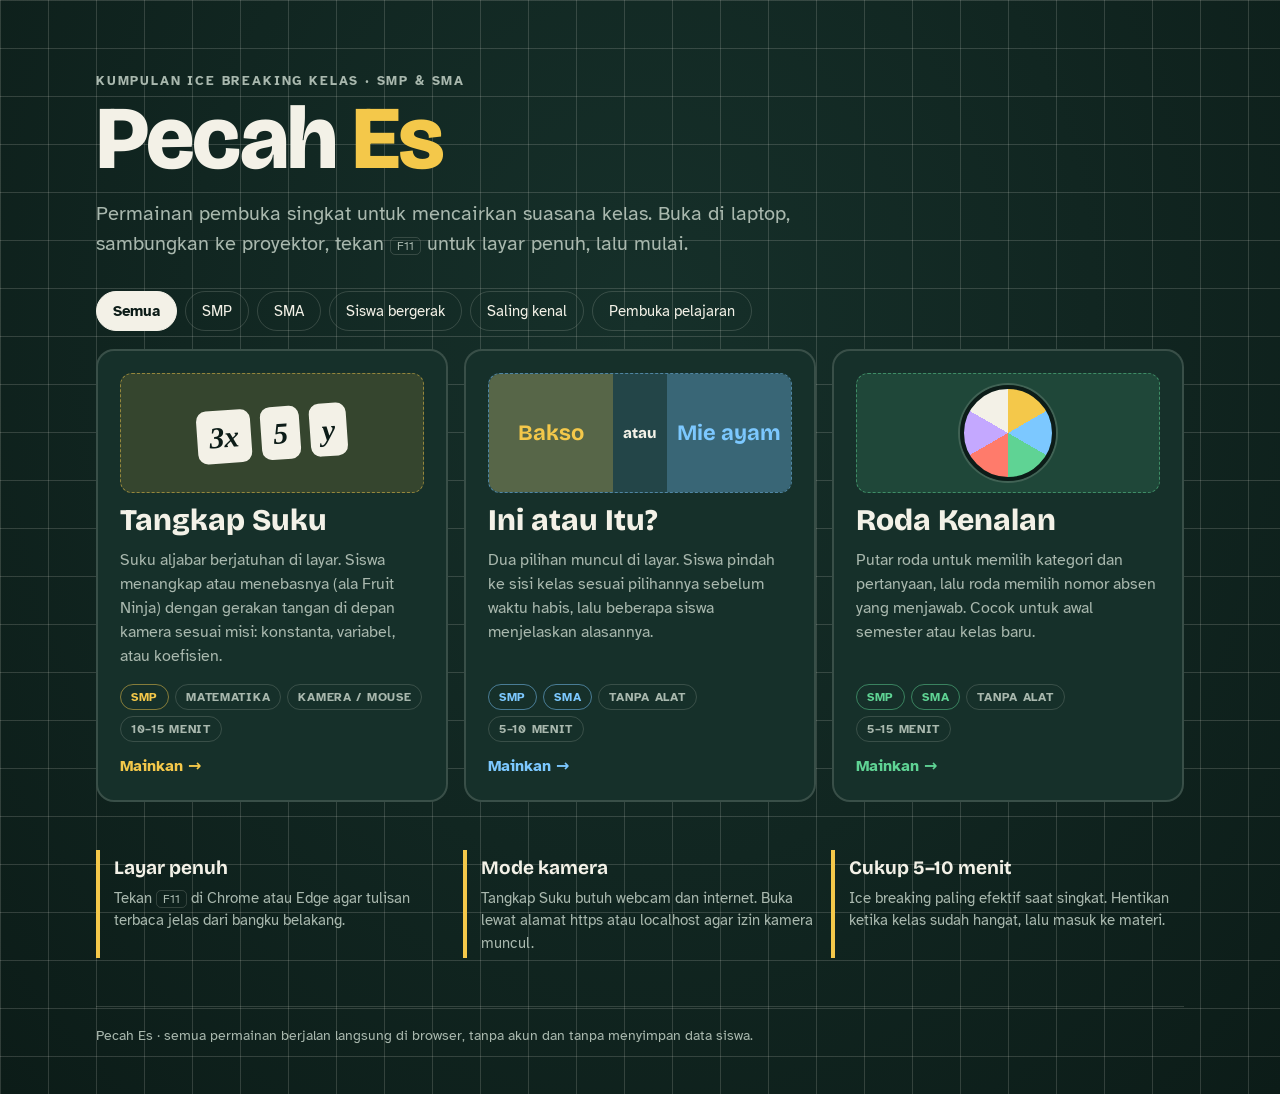
<file: index.html>
<!doctype html>
<html lang="id">
<head>
<meta charset="utf-8">
<meta name="viewport" content="width=device-width,initial-scale=1">
<title>Pecah Es</title>
<meta name="description" content="Kumpulan ice breaking interaktif untuk kelas SMP dan SMA, siap ditampilkan lewat proyektor.">
<link rel="preconnect" href="https://fonts.googleapis.com">
<link rel="preconnect" href="https://fonts.gstatic.com" crossorigin>
<link href="https://fonts.googleapis.com/css2?family=Atkinson+Hyperlegible:wght@400;700&family=Bricolage+Grotesque:opsz,wght@12..96,700;12..96,800&display=swap" rel="stylesheet">
<link rel="stylesheet" href="assets/base.css">
<style>
.wrap{width:min(1120px,100%);margin:0 auto;padding:clamp(28px,6vw,72px) 16px 48px}
header .lead{margin-top:14px}
.filters{display:flex;flex-wrap:wrap;gap:8px;margin:32px 0 18px}
.filters button{background:transparent;border:1px solid var(--line);border-radius:999px;padding:8px 16px;cursor:pointer;font-size:15px}
.filters button[aria-pressed="true"]{background:var(--chalk);color:var(--board-deep);border-color:var(--chalk);font-weight:700}
.grid{display:grid;grid-template-columns:repeat(auto-fill,minmax(min(320px,100%),1fr));gap:16px}
.game{position:relative;display:flex;flex-direction:column;gap:12px;background:var(--board);border:2px solid var(--line);border-radius:18px;padding:22px;text-decoration:none;transition:transform .15s,border-color .15s;min-width:0}
.game:hover{transform:translateY(-3px);border-color:var(--accent)}
.game:focus-visible{border-color:var(--accent)}
.game .art{height:120px;border-radius:12px;display:grid;place-items:center;background:color-mix(in srgb,var(--accent) 14%,transparent);border:1px dashed color-mix(in srgb,var(--accent) 50%,transparent);font-family:var(--f-display);font-weight:800;font-size:44px;color:var(--accent);overflow:hidden}
.game h3{font-size:clamp(24px,2.6vw,30px)}
.game p{color:var(--chalk-dim)}
.tags{display:flex;flex-wrap:wrap;gap:6px;margin-top:auto;padding-top:4px}
.tags span{font-size:12px;letter-spacing:.06em;text-transform:uppercase;font-weight:700;border:1px solid var(--line);border-radius:999px;padding:3px 10px;color:var(--chalk-dim)}
.tags .lvl{color:var(--accent);border-color:color-mix(in srgb,var(--accent) 50%,transparent)}
.play{font-weight:700;color:var(--accent)}
.empty{color:var(--chalk-dim);padding:20px 0}
.tips{display:grid;grid-template-columns:repeat(auto-fit,minmax(min(240px,100%),1fr));gap:14px;margin-top:48px}
.tips div{border-left:4px solid var(--yellow);padding:4px 0 4px 14px}
.tips b{display:block;font-family:var(--f-display);font-size:19px;margin-bottom:4px}
.tips p{color:var(--chalk-dim);font-size:15px}
footer{margin-top:48px;color:var(--chalk-dim);font-size:14px;border-top:1px solid var(--line);padding-top:18px}
/* ilustrasi kecil kartu */
.mini-chips{display:flex;gap:10px;transform:rotate(-4deg)}
.mini-chips i{font-family:'Times New Roman',serif;font-style:italic;background:var(--chalk);color:var(--board-deep);border-radius:10px;padding:4px 12px;font-size:30px}
.mini-vs{display:grid;grid-template-columns:1fr auto 1fr;align-items:center;width:100%;height:100%;font-size:22px}
.mini-vs b{display:grid;place-items:center;height:100%}
.mini-vs b:first-child{background:color-mix(in srgb,var(--yellow) 25%,transparent);color:var(--yellow)}
.mini-vs b:last-child{background:color-mix(in srgb,var(--sky) 25%,transparent);color:var(--sky)}
.mini-vs em{font-style:normal;font-size:15px;color:var(--chalk);padding:0 10px}
.mini-wheel{width:96px;height:96px;border-radius:50%;background:conic-gradient(var(--yellow) 0 60deg,var(--sky) 0 120deg,var(--good) 0 180deg,var(--bad) 0 240deg,var(--lilac) 0 300deg,var(--chalk) 0);border:4px solid var(--board-deep);box-shadow:0 0 0 2px var(--line)}
</style>
</head>
<body class="chalkboard">
<main class="wrap">
  <header>
    <div class="eyebrow">Kumpulan ice breaking kelas · SMP &amp; SMA</div>
    <h1>Pecah <span>Es</span></h1>
    <p class="lead">Permainan pembuka singkat untuk mencairkan suasana kelas. Buka di laptop, sambungkan ke proyektor, tekan <kbd>F11</kbd> untuk layar penuh, lalu mulai.</p>
  </header>

  <div class="filters" role="group" aria-label="Saring permainan">
    <button type="button" data-f="all" aria-pressed="true">Semua</button>
    <button type="button" data-f="smp" aria-pressed="false">SMP</button>
    <button type="button" data-f="sma" aria-pressed="false">SMA</button>
    <button type="button" data-f="gerak" aria-pressed="false">Siswa bergerak</button>
    <button type="button" data-f="ngobrol" aria-pressed="false">Saling kenal</button>
    <button type="button" data-f="pelajaran" aria-pressed="false">Pembuka pelajaran</button>
  </div>

  <section class="grid" id="grid" aria-label="Daftar ice breaking">
    <a class="game" href="games/tangkap-suku.html" data-tags="smp gerak pelajaran" style="--accent:var(--yellow)">
      <div class="art" aria-hidden="true"><div class="mini-chips"><i>3x</i><i>5</i><i>y</i></div></div>
      <h3>Tangkap Suku</h3>
      <p>Suku aljabar berjatuhan di layar. Siswa menangkap atau menebasnya (ala Fruit Ninja) dengan gerakan tangan di depan kamera sesuai misi: konstanta, variabel, atau koefisien.</p>
      <div class="tags"><span class="lvl">SMP</span><span>Matematika</span><span>Kamera / mouse</span><span>10–15 menit</span></div>
      <span class="play">Mainkan →</span>
    </a>
    <a class="game" href="games/ini-atau-itu.html" data-tags="smp sma gerak ngobrol" style="--accent:var(--sky)">
      <div class="art" aria-hidden="true"><div class="mini-vs"><b>Bakso</b><em>atau</em><b>Mie ayam</b></div></div>
      <h3>Ini atau Itu?</h3>
      <p>Dua pilihan muncul di layar. Siswa pindah ke sisi kelas sesuai pilihannya sebelum waktu habis, lalu beberapa siswa menjelaskan alasannya.</p>
      <div class="tags"><span class="lvl">SMP</span><span class="lvl">SMA</span><span>Tanpa alat</span><span>5–10 menit</span></div>
      <span class="play">Mainkan →</span>
    </a>
    <a class="game" href="games/roda-kenalan.html" data-tags="smp sma ngobrol" style="--accent:var(--good)">
      <div class="art" aria-hidden="true"><div class="mini-wheel"></div></div>
      <h3>Roda Kenalan</h3>
      <p>Putar roda untuk memilih kategori dan pertanyaan, lalu roda memilih nomor absen yang menjawab. Cocok untuk awal semester atau kelas baru.</p>
      <div class="tags"><span class="lvl">SMP</span><span class="lvl">SMA</span><span>Tanpa alat</span><span>5–15 menit</span></div>
      <span class="play">Mainkan →</span>
    </a>
  </section>
  <p class="empty" id="empty" hidden>Belum ada permainan untuk pilihan ini.</p>

  <section class="tips" aria-label="Tips memakai di kelas">
    <div><b>Layar penuh</b><p>Tekan <kbd>F11</kbd> di Chrome atau Edge agar tulisan terbaca jelas dari bangku belakang.</p></div>
    <div><b>Mode kamera</b><p>Tangkap Suku butuh webcam dan internet. Buka lewat alamat https atau localhost agar izin kamera muncul.</p></div>
    <div><b>Cukup 5–10 menit</b><p>Ice breaking paling efektif saat singkat. Hentikan ketika kelas sudah hangat, lalu masuk ke materi.</p></div>
  </section>

  <footer>Pecah Es · semua permainan berjalan langsung di browser, tanpa akun dan tanpa menyimpan data siswa.</footer>
</main>
<script>
const btns = document.querySelectorAll('.filters button');
const games = document.querySelectorAll('.game');
btns.forEach(b => b.addEventListener('click', () => {
  btns.forEach(x => x.setAttribute('aria-pressed', x === b));
  const f = b.dataset.f;
  let shown = 0;
  games.forEach(g => {
    const on = f === 'all' || g.dataset.tags.split(' ').includes(f);
    g.hidden = !on; if (on) shown++;
  });
  document.getElementById('empty').hidden = shown > 0;
}));
</script>
</body>
</html>
</file>
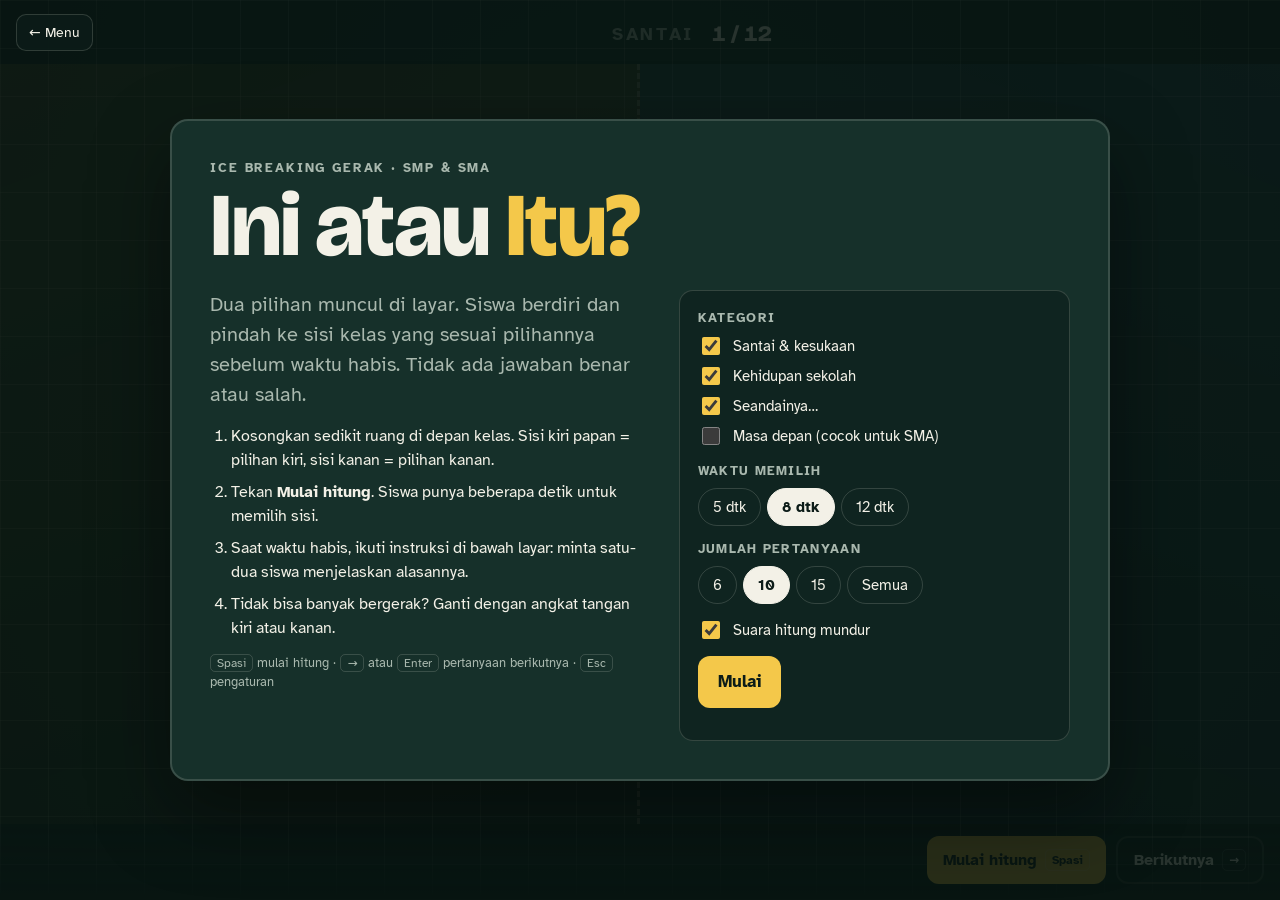
<file: games/ini-atau-itu.html>
<!doctype html>
<html lang="id">
<head>
<meta charset="utf-8">
<meta name="viewport" content="width=device-width,initial-scale=1">
<title>Ini atau Itu</title>
<link rel="preconnect" href="https://fonts.googleapis.com">
<link rel="preconnect" href="https://fonts.gstatic.com" crossorigin>
<link href="https://fonts.googleapis.com/css2?family=Atkinson+Hyperlegible:wght@400;700&family=Bricolage+Grotesque:opsz,wght@12..96,700;12..96,800&display=swap" rel="stylesheet">
<link rel="stylesheet" href="../assets/base.css">
<style>
/* Layout: layar dibelah dua (kiri kuning, kanan biru) mengikuti sisi ruang kelas. Bilah atas: kategori, nomor soal, hitung mundur. Bilah bawah: tombol guru. */
html,body{height:100%}
body{overflow:hidden}
#stage{position:fixed;inset:0;display:grid;grid-template-rows:auto 1fr auto}
.top{display:flex;align-items:center;justify-content:center;gap:18px;padding:14px 16px 10px 120px;min-height:64px}
.top .cat{font-size:clamp(13px,1.4vw,18px);letter-spacing:.14em;text-transform:uppercase;font-weight:700;color:var(--chalk-dim)}
.top .n{font-family:var(--f-display);font-weight:800;font-size:clamp(16px,1.8vw,22px);font-variant-numeric:tabular-nums}
.split{position:relative;display:grid;grid-template-columns:1fr 1fr;min-height:0}
.side{display:flex;flex-direction:column;align-items:center;justify-content:center;gap:clamp(8px,2vh,20px);padding:24px clamp(16px,4vw,64px);text-align:center;transition:opacity .3s,filter .3s;min-width:0}
.side.a{background:linear-gradient(160deg,rgba(244,200,74,.2),rgba(244,200,74,.06));border-right:3px dashed rgba(243,241,231,.3)}
.side.b{background:linear-gradient(200deg,rgba(124,200,255,.2),rgba(124,200,255,.06))}
.side .dir{font-size:clamp(14px,1.6vw,22px);letter-spacing:.16em;text-transform:uppercase;font-weight:700}
.side.a .dir{color:var(--yellow)} .side.b .dir{color:var(--sky)}
.side .opt{font-family:var(--f-display);font-weight:800;font-size:clamp(34px,6.4vw,104px);line-height:1;text-wrap:balance;overflow-wrap:anywhere}
.side .emo{font-size:clamp(48px,8vw,120px);line-height:1}
.vs{position:absolute;left:50%;top:50%;transform:translate(-50%,-50%);width:clamp(84px,11vw,160px);aspect-ratio:1;border-radius:50%;display:grid;place-items:center;background:var(--board-deep);border:3px solid var(--line);text-align:center;font-family:var(--f-display);font-weight:800}
.vs .secs{font-size:clamp(34px,5vw,72px);line-height:1;font-variant-numeric:tabular-nums;color:var(--chalk)}
.vs .word{font-size:clamp(16px,2vw,28px);color:var(--chalk-dim)}
.vs svg{position:absolute;inset:-3px;width:calc(100% + 6px);height:calc(100% + 6px);transform:rotate(-90deg)}
.vs circle{fill:none;stroke:var(--yellow);stroke-width:6;stroke-linecap:round;transition:stroke-dashoffset .2s linear}
#stage.locked .vs{border-color:var(--yellow)}
.bottom{display:flex;align-items:center;justify-content:space-between;gap:12px;flex-wrap:wrap;padding:12px 16px 16px;background:linear-gradient(0deg,var(--board-deep),transparent)}
.prompt{flex:1 1 360px;font-size:clamp(16px,1.9vw,26px);min-height:1.5em;text-wrap:balance}
.prompt b{color:var(--yellow)}
.bottom .btns{flex:none}
.bottom .btn{padding:10px 16px;font-size:16px}

/* layar pengaturan & selesai */
.layer{position:fixed;inset:0;z-index:4;display:flex;align-items:center;justify-content:center;padding:24px 16px;overflow:auto;background:rgba(8,20,17,.86)}
.layer .card{width:min(940px,100%);max-height:100%;overflow:auto}
.cols{display:grid;grid-template-columns:minmax(0,1.1fr) minmax(0,1fr);gap:clamp(20px,3vw,40px);margin-top:18px}
@media (max-width:760px){.cols{grid-template-columns:1fr}}
.howto{display:flex;flex-direction:column;gap:14px}
.howto ol{margin:0;padding-left:1.3em;display:flex;flex-direction:column;gap:8px}
@media (max-width:640px){
  .split{grid-template-columns:1fr;grid-template-rows:1fr 1fr}
  .side.a{border-right:0;border-bottom:3px dashed rgba(243,241,231,.3)}
  .top{padding-left:110px;justify-content:flex-end}
}
</style>
</head>
<body class="chalkboard">
<a class="back" href="../index.html">← Menu</a>
<div id="stage">
  <div class="top"><span class="cat" id="cat">Santai</span><span class="n" id="count">1 / 12</span></div>
  <div class="split">
    <div class="side a"><span class="dir">← Sisi kiri</span><span class="emo" id="emoA" aria-hidden="true"></span><span class="opt" id="optA"></span></div>
    <div class="side b"><span class="dir">Sisi kanan →</span><span class="emo" id="emoB" aria-hidden="true"></span><span class="opt" id="optB"></span></div>
    <div class="vs" aria-live="polite">
      <svg viewBox="0 0 100 100" aria-hidden="true"><circle id="ring" cx="50" cy="50" r="47" pathLength="100" stroke-dasharray="100" stroke-dashoffset="100"/></svg>
      <div><div class="secs" id="secs" hidden>10</div><div class="word" id="word">atau</div></div>
    </div>
  </div>
  <div class="bottom">
    <p class="prompt" id="prompt" aria-live="polite"></p>
    <div class="btns">
      <button class="btn" type="button" id="btnGo">Mulai hitung <kbd>Spasi</kbd></button>
      <button class="btn ghost" type="button" id="btnNext">Berikutnya <kbd>→</kbd></button>
    </div>
  </div>
</div>

<!-- PENGATURAN -->
<div class="layer" id="setup">
  <div class="card">
    <div class="eyebrow">Ice breaking gerak · SMP &amp; SMA</div>
    <h1>Ini atau <span>Itu?</span></h1>
    <div class="cols">
      <div class="howto">
        <p class="lead">Dua pilihan muncul di layar. Siswa berdiri dan pindah ke sisi kelas yang sesuai pilihannya sebelum waktu habis. Tidak ada jawaban benar atau salah.</p>
        <ol>
          <li>Kosongkan sedikit ruang di depan kelas. Sisi kiri papan = pilihan kiri, sisi kanan = pilihan kanan.</li>
          <li>Tekan <b>Mulai hitung</b>. Siswa punya beberapa detik untuk memilih sisi.</li>
          <li>Saat waktu habis, ikuti instruksi di bawah layar: minta satu-dua siswa menjelaskan alasannya.</li>
          <li>Tidak bisa banyak bergerak? Ganti dengan angkat tangan kiri atau kanan.</li>
        </ol>
        <p class="kbd"><kbd>Spasi</kbd> mulai hitung · <kbd>→</kbd> atau <kbd>Enter</kbd> pertanyaan berikutnya · <kbd>Esc</kbd> pengaturan</p>
      </div>
      <form class="settings" id="form">
        <fieldset class="field"><legend>Kategori</legend>
          <div class="checks">
            <label><input type="checkbox" name="cat" value="santai" checked> Santai &amp; kesukaan</label>
            <label><input type="checkbox" name="cat" value="sekolah" checked> Kehidupan sekolah</label>
            <label><input type="checkbox" name="cat" value="andai" checked> Seandainya…</label>
            <label><input type="checkbox" name="cat" value="depan"> Masa depan (cocok untuk SMA)</label>
          </div>
        </fieldset>
        <fieldset class="field"><legend>Waktu memilih</legend>
          <div class="seg">
            <input type="radio" name="dur" id="d5" value="5"><label for="d5">5 dtk</label>
            <input type="radio" name="dur" id="d8" value="8" checked><label for="d8">8 dtk</label>
            <input type="radio" name="dur" id="d12" value="12"><label for="d12">12 dtk</label>
          </div>
        </fieldset>
        <fieldset class="field"><legend>Jumlah pertanyaan</legend>
          <div class="seg">
            <input type="radio" name="len" id="l6" value="6"><label for="l6">6</label>
            <input type="radio" name="len" id="l10" value="10" checked><label for="l10">10</label>
            <input type="radio" name="len" id="l15" value="15"><label for="l15">15</label>
            <input type="radio" name="len" id="l0" value="0"><label for="l0">Semua</label>
          </div>
        </fieldset>
        <div class="checks"><label><input type="checkbox" id="snd" checked> Suara hitung mundur</label></div>
        <div class="btns"><button class="btn" type="submit">Mulai</button></div>
        <p class="kbd" id="err" role="status"></p>
      </form>
    </div>
  </div>
</div>

<!-- SELESAI -->
<div class="layer" id="done" hidden>
  <div class="card">
    <div class="eyebrow">Selesai</div>
    <h2>Kelas sudah <span>hangat!</span></h2>
    <p class="lead" style="margin-top:12px">Pertanyaan penutup: dari semua pilihan tadi, kapan kamu merasa sendirian di satu sisi? Bagaimana rasanya berbeda pilihan dengan teman?</p>
    <div class="btns" style="margin-top:22px">
      <button class="btn" type="button" id="btnAgain">Main lagi</button>
      <button class="btn ghost" type="button" id="btnSetup">Ubah pengaturan</button>
      <a class="btn ghost" href="../index.html">Ke menu utama</a>
    </div>
  </div>
</div>

<script>
const $ = s => document.querySelector(s);
const BANK = {
  santai: { name: 'Santai & kesukaan', q: [
    ['🍜', 'Mie goreng', '🍲', 'Mie kuah'],
    ['🌅', 'Bangun pagi', '🌙', 'Begadang'],
    ['🐱', 'Kucing', '🐶', 'Anjing'],
    ['🏖️', 'Pantai', '⛰️', 'Gunung'],
    ['🎬', 'Nonton film', '🎮', 'Main game'],
    ['🍵', 'Es teh', '🍊', 'Es jeruk'],
    ['🍚', 'Nasi goreng', '🍡', 'Bakso'],
    ['🌧️', 'Hujan', '☀️', 'Cerah'],
    ['🏠', 'Libur di rumah', '🚌', 'Jalan-jalan jauh'],
    ['🎧', 'Dengar musik', '📖', 'Baca cerita'],
    ['🍫', 'Manis', '🌶️', 'Pedas'],
    ['📱', 'Chat', '📞', 'Telepon'],
  ]},
  sekolah: { name: 'Kehidupan sekolah', q: [
    ['👥', 'Kerja kelompok', '🧍', 'Kerja sendiri'],
    ['⬆️', 'Duduk depan', '⬇️', 'Duduk belakang'],
    ['📝', 'Ujian tulis', '🎤', 'Presentasi'],
    ['🔢', 'Matematika', '📚', 'Bahasa'],
    ['☀️', 'Belajar pagi', '🌙', 'Belajar malam'],
    ['⚽', 'Ekskul olahraga', '🎨', 'Ekskul seni'],
    ['🛒', 'Jajan di kantin', '🍱', 'Bawa bekal'],
    ['✍️', 'Catat di buku', '📷', 'Foto papan tulis'],
    ['🧪', 'Praktikum', '🗣️', 'Diskusi'],
    ['🎒', 'Tas ransel', '👜', 'Tas selempang'],
  ]},
  andai: { name: 'Seandainya…', q: [
    ['🕊️', 'Bisa terbang', '👻', 'Bisa menghilang'],
    ['🐾', 'Bicara dengan hewan', '🌏', 'Fasih semua bahasa'],
    ['📵', 'Seminggu tanpa HP', '🍬', 'Seminggu tanpa jajan'],
    ['⏪', 'Kembali ke masa lalu', '⏩', 'Melihat masa depan'],
    ['🌟', 'Terkenal', '💰', 'Kaya diam-diam'],
    ['🤖', 'Punya robot pembantu', '🐉', 'Punya hewan ajaib'],
    ['🧊', 'Selalu kedinginan', '🔥', 'Selalu kepanasan'],
    ['🦸', 'Jadi pahlawan super', '🧙', 'Jadi penyihir'],
    ['🏝️', 'Tinggal di pulau sepi', '🏙️', 'Tinggal di kota ramai'],
  ]},
  depan: { name: 'Masa depan', q: [
    ['🏡', 'Kuliah dekat rumah', '🧳', 'Kuliah di kota lain'],
    ['🏢', 'Kerja kantoran', '🛍️', 'Usaha sendiri'],
    ['🎓', 'Langsung kuliah', '💼', 'Kerja dulu'],
    ['❤️', 'Kerja sesuai minat', '💵', 'Kerja bergaji besar'],
    ['👫', 'Satu sahabat dekat', '🎉', 'Banyak teman'],
    ['🗺️', 'Kerja di luar negeri', '🇮🇩', 'Membangun daerah sendiri'],
    ['🧭', 'Rencana matang', '🎲', 'Ikuti arus'],
    ['🎯', 'Ahli di satu bidang', '🧩', 'Bisa banyak hal'],
  ]},
};
const PROMPTS = [
  'Minta <b>satu siswa dari tiap sisi</b> menjelaskan alasannya dalam satu kalimat.',
  'Sisi yang <b>lebih sedikit</b>: siapa yang mau membela pilihannya?',
  'Tanya satu siswa: <b>apa yang hampir membuatmu pindah sisi?</b>',
  'Ajak siswa <b>menyapa satu teman</b> di sisinya yang jarang diajak ngobrol.',
  'Pilih satu siswa yang tadi <b>paling cepat</b> memilih. Kenapa begitu yakin?',
  'Minta tiap sisi menyebut <b>satu kelebihan pilihan sisi lawan</b>.',
];

let deck = [], i = 0, dur = 8, t = 0, timer = null, soundOn = true, ctx = null;
const shuffle = a => { for (let k = a.length - 1; k > 0; k--){ const j = Math.floor(Math.random() * (k + 1)); [a[k], a[j]] = [a[j], a[k]]; } return a; };

function beep(f, d = .1, g = .12){
  if (!soundOn) return;
  try {
    ctx = ctx || new (window.AudioContext || window.webkitAudioContext)();
    const o = ctx.createOscillator(), v = ctx.createGain(), n = ctx.currentTime;
    o.type = 'triangle'; o.frequency.value = f;
    v.gain.setValueAtTime(g, n); v.gain.exponentialRampToValueAtTime(.001, n + d);
    o.connect(v).connect(ctx.destination); o.start(n); o.stop(n + d);
  } catch (e) {}
}

function start(){
  const f = $('#form');
  const cats = [...f.querySelectorAll('input[name=cat]:checked')].map(x => x.value);
  if (!cats.length){ $('#err').textContent = 'Pilih minimal satu kategori.'; return; }
  $('#err').textContent = '';
  dur = +f.dur.value; soundOn = $('#snd').checked;
  const all = shuffle(cats.flatMap(c => BANK[c].q.map(q => ({ q, cat: BANK[c].name }))));
  const len = +f.len.value;
  deck = len ? all.slice(0, len) : all;
  i = 0;
  $('#setup').hidden = true; $('#done').hidden = true;
  show();
}
function show(){
  stopTimer();
  const { q, cat } = deck[i];
  $('#emoA').textContent = q[0]; $('#optA').textContent = q[1];
  $('#emoB').textContent = q[2]; $('#optB').textContent = q[3];
  $('#cat').textContent = cat;
  $('#count').textContent = `${i + 1} / ${deck.length}`;
  $('#stage').classList.remove('locked');
  $('#secs').hidden = true; $('#word').hidden = false; $('#word').textContent = 'atau';
  $('#ring').style.strokeDashoffset = 100;
  $('#prompt').innerHTML = 'Bacakan kedua pilihan, lalu tekan <b>Mulai hitung</b>.';
  $('#btnGo').disabled = false;
  $('#btnNext').innerHTML = i === deck.length - 1 ? 'Selesai <kbd>→</kbd>' : 'Berikutnya <kbd>→</kbd>';
}
function go(){
  if (timer || $('#stage').classList.contains('locked')) return;
  t = dur;
  $('#btnGo').disabled = true;
  $('#word').hidden = true; $('#secs').hidden = false; $('#secs').textContent = t;
  $('#prompt').innerHTML = 'Pindah ke sisi pilihanmu sekarang!';
  $('#ring').style.strokeDashoffset = 0;
  beep(520);
  timer = setInterval(() => {
    t--;
    $('#ring').style.strokeDashoffset = 100 - (t / dur) * 100;
    if (t > 0){ $('#secs').textContent = t; if (t <= 3) beep(660); return; }
    stopTimer();
    beep(880, .35, .15);
    $('#stage').classList.add('locked');
    $('#secs').hidden = true; $('#word').hidden = false; $('#word').textContent = 'Kunci!';
    $('#prompt').innerHTML = PROMPTS[i % PROMPTS.length];
  }, 1000);
}
function stopTimer(){ clearInterval(timer); timer = null; }
function next(){
  if (i < deck.length - 1){ i++; show(); }
  else { stopTimer(); $('#done').hidden = false; }
}
function openSetup(){ stopTimer(); $('#done').hidden = true; $('#setup').hidden = false; }

$('#form').addEventListener('submit', e => { e.preventDefault(); start(); });
$('#btnGo').addEventListener('click', go);
$('#btnNext').addEventListener('click', next);
$('#btnAgain').addEventListener('click', start);
$('#btnSetup').addEventListener('click', openSetup);
addEventListener('keydown', e => {
  const overlay = !$('#setup').hidden || !$('#done').hidden;
  if (e.key === 'Escape'){ openSetup(); return; }
  if (overlay || e.target.closest('a,input')) return;
  if (e.code === 'Space'){ e.preventDefault(); go(); }
  else if (e.key === 'ArrowRight' || e.key === 'Enter'){ e.preventDefault(); next(); }
});
</script>
</body>
</html>
</file>
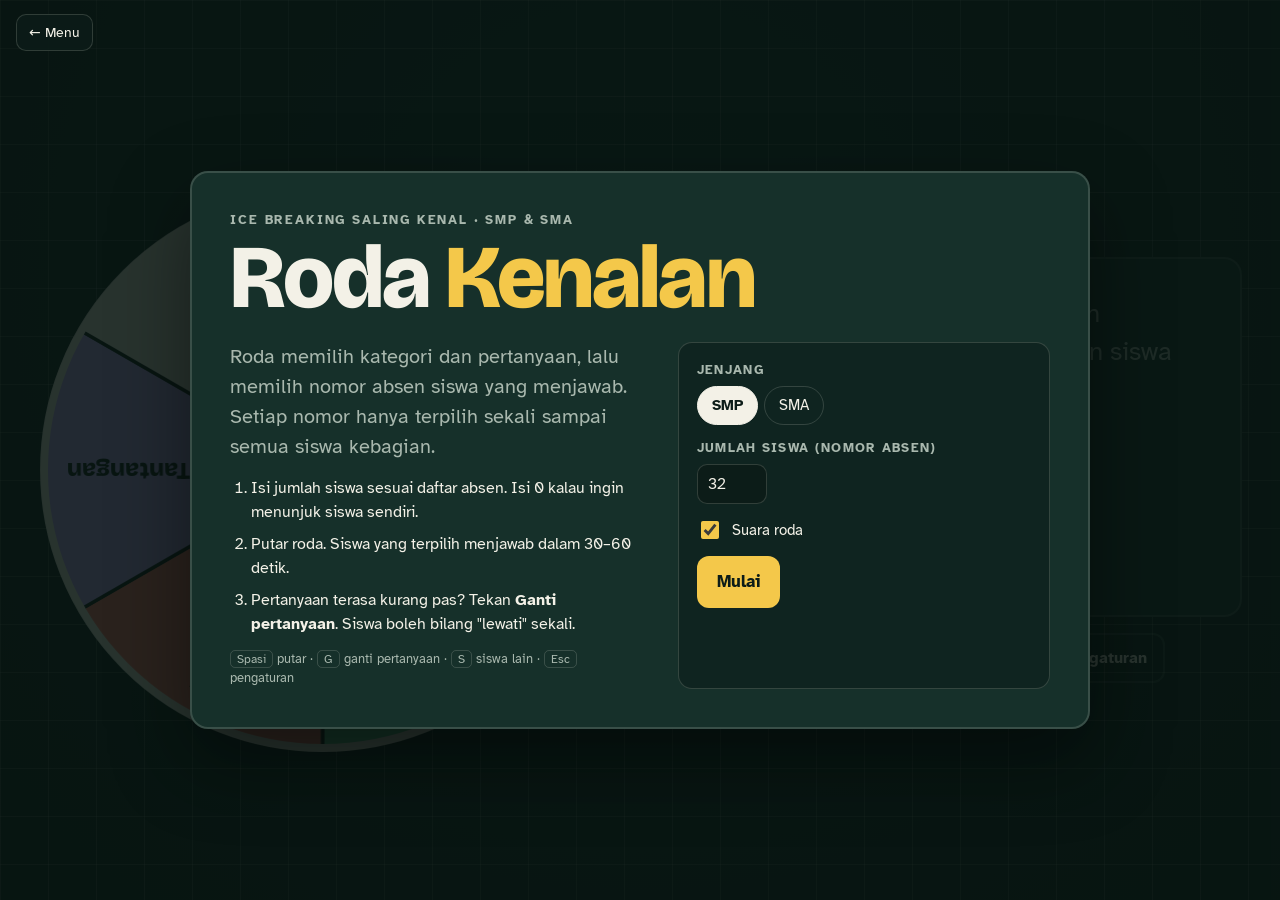
<file: games/roda-kenalan.html>
<!doctype html>
<html lang="id">
<head>
<meta charset="utf-8">
<meta name="viewport" content="width=device-width,initial-scale=1">
<title>Roda Kenalan</title>
<link rel="preconnect" href="https://fonts.googleapis.com">
<link rel="preconnect" href="https://fonts.gstatic.com" crossorigin>
<link href="https://fonts.googleapis.com/css2?family=Atkinson+Hyperlegible:wght@400;700&family=Bricolage+Grotesque:opsz,wght@12..96,700;12..96,800&display=swap" rel="stylesheet">
<link rel="stylesheet" href="../assets/base.css">
<style>
/* Layout: roda besar di kiri, kartu pertanyaan di kanan (bertumpuk di layar sempit). Pengaturan di lapisan pembuka. */
html,body{height:100%}
body{overflow:hidden}
#stage{position:fixed;inset:0;display:grid;grid-template-columns:minmax(0,1fr) minmax(0,1.05fr);gap:clamp(16px,3vw,48px);align-items:center;padding:64px clamp(16px,3vw,48px) 24px}
.wheel-box{position:relative;justify-self:center;width:min(100%,calc(100vh - 110px),640px);aspect-ratio:1}
#wheel{width:100%;height:100%;display:block}
.pointer{position:absolute;left:50%;top:-6px;transform:translateX(-50%);width:0;height:0;border-left:22px solid transparent;border-right:22px solid transparent;border-top:42px solid var(--chalk);filter:drop-shadow(0 4px 6px rgba(0,0,0,.5))}
.hub{position:absolute;left:50%;top:50%;transform:translate(-50%,-50%);width:24%;aspect-ratio:1;border-radius:50%;border:0;background:var(--board-deep);box-shadow:0 0 0 5px var(--chalk);font-family:var(--f-display);font-weight:800;font-size:clamp(16px,2.2vw,30px);cursor:pointer;color:var(--chalk)}
.hub:hover{background:var(--board)}
.hub:disabled{cursor:wait}
.panel{display:flex;flex-direction:column;gap:16px;min-width:0}
.qcard{background:var(--board);border:2px solid var(--line);border-radius:18px;padding:clamp(20px,3vw,36px);min-height:clamp(220px,40vh,420px);display:flex;flex-direction:column;gap:14px;transition:border-color .3s}
.qcard .cat{display:inline-flex;align-self:flex-start;gap:8px;align-items:center;font-size:clamp(13px,1.4vw,17px);letter-spacing:.12em;text-transform:uppercase;font-weight:700;padding:5px 12px;border-radius:999px;background:var(--accent,var(--line));color:var(--board-deep)}
.qcard .q{font-family:var(--f-display);font-weight:800;font-size:clamp(26px,3.4vw,54px);line-height:1.1;text-wrap:balance}
.qcard .idle{font-size:clamp(18px,2vw,26px);color:var(--chalk-dim)}
.who{display:flex;align-items:baseline;gap:14px;margin-top:auto;padding-top:10px;border-top:1px dashed var(--line)}
.who .lbl{font-size:13px;letter-spacing:.12em;text-transform:uppercase;font-weight:700;color:var(--chalk-dim)}
.who .num{font-family:var(--f-display);font-weight:800;font-size:clamp(40px,5.4vw,84px);line-height:1;color:var(--accent,var(--yellow));font-variant-numeric:tabular-nums;white-space:nowrap}
.who .left{font-size:14px;color:var(--chalk-dim);margin-left:auto}
.panel .btn{padding:11px 16px;font-size:16px}
.layer{position:fixed;inset:0;z-index:4;display:flex;align-items:center;justify-content:center;padding:24px 16px;overflow:auto;background:rgba(8,20,17,.86)}
.layer .card{width:min(900px,100%);max-height:100%;overflow:auto}
.cols{display:grid;grid-template-columns:minmax(0,1.1fr) minmax(0,1fr);gap:clamp(20px,3vw,40px);margin-top:18px}
.howto{display:flex;flex-direction:column;gap:14px}
.howto ol{margin:0;padding-left:1.3em;display:flex;flex-direction:column;gap:8px}
@media (max-width:820px){
  body{overflow:auto}
  #stage{position:static;grid-template-columns:1fr;padding-top:60px}
  .wheel-box{width:min(100%,440px)}
  .cols{grid-template-columns:1fr}
}
</style>
</head>
<body class="chalkboard">
<a class="back" href="../index.html">← Menu</a>
<div id="stage">
  <div class="wheel-box">
    <canvas id="wheel" aria-label="Roda kategori pertanyaan" role="img"></canvas>
    <div class="pointer" aria-hidden="true"></div>
    <button class="hub" type="button" id="btnSpin">Putar</button>
  </div>
  <div class="panel">
    <div class="qcard" id="qcard" aria-live="polite">
      <span class="cat" id="qCat" hidden></span>
      <p class="q" id="qText" hidden></p>
      <p class="idle" id="idle">Tekan <b>Putar</b> atau <kbd>Spasi</kbd>. Roda memilih kategori, lalu muncul pertanyaan dan siswa yang menjawab.</p>
      <div class="who" id="who" hidden><span class="lbl">Yang menjawab</span><span class="num" id="whoNum"></span><span class="left" id="whoLeft"></span></div>
    </div>
    <div class="btns">
      <button class="btn ghost" type="button" id="btnSwap" disabled>Ganti pertanyaan <kbd>G</kbd></button>
      <button class="btn ghost" type="button" id="btnWho" disabled>Pilih siswa lain <kbd>S</kbd></button>
      <button class="btn ghost" type="button" id="btnSet">Pengaturan</button>
    </div>
  </div>
</div>

<div class="layer" id="setup">
  <div class="card">
    <div class="eyebrow">Ice breaking saling kenal · SMP &amp; SMA</div>
    <h1>Roda <span>Kenalan</span></h1>
    <div class="cols">
      <div class="howto">
        <p class="lead">Roda memilih kategori dan pertanyaan, lalu memilih nomor absen siswa yang menjawab. Setiap nomor hanya terpilih sekali sampai semua siswa kebagian.</p>
        <ol>
          <li>Isi jumlah siswa sesuai daftar absen. Isi 0 kalau ingin menunjuk siswa sendiri.</li>
          <li>Putar roda. Siswa yang terpilih menjawab dalam 30–60 detik.</li>
          <li>Pertanyaan terasa kurang pas? Tekan <b>Ganti pertanyaan</b>. Siswa boleh bilang "lewati" sekali.</li>
        </ol>
        <p class="kbd"><kbd>Spasi</kbd> putar · <kbd>G</kbd> ganti pertanyaan · <kbd>S</kbd> siswa lain · <kbd>Esc</kbd> pengaturan</p>
      </div>
      <form class="settings" id="form">
        <fieldset class="field"><legend>Jenjang</legend>
          <div class="seg">
            <input type="radio" name="lvl" id="lSmp" value="smp" checked><label for="lSmp">SMP</label>
            <input type="radio" name="lvl" id="lSma" value="sma"><label for="lSma">SMA</label>
          </div>
        </fieldset>
        <fieldset class="field"><legend>Jumlah siswa (nomor absen)</legend>
          <input class="num-in" type="number" id="nStu" min="0" max="60" value="32" aria-label="Jumlah siswa">
        </fieldset>
        <div class="checks"><label><input type="checkbox" id="snd" checked> Suara roda</label></div>
        <div class="btns"><button class="btn" type="submit">Mulai</button></div>
      </form>
    </div>
  </div>
</div>

<script>
const $ = s => document.querySelector(s);
const CATS = [
  { name: 'Kesukaan', col: '#f4c84a', q: [
    'Lagu apa yang paling sering kamu putar akhir-akhir ini?',
    'Makanan apa yang tidak pernah bikin kamu bosan?',
    'Film, serial, atau kartun favoritmu? Kenapa?',
    'Kalau punya waktu luang tiga jam, kamu mau ngapain?',
    'Hobi apa yang paling sering kamu lakukan saat akhir pekan?',
    'Tempat favoritmu di sekolah ini di mana? Kenapa?',
  ]},
  { name: 'Seandainya', col: '#7cc8ff', q: [
    'Kalau bisa punya satu kekuatan super, kamu pilih apa?',
    'Kalau jadi kepala sekolah sehari, apa yang akan kamu ubah?',
    'Kalau bisa makan siang bersama satu tokoh terkenal, siapa?',
    'Kalau bisa langsung menguasai satu keahlian, keahlian apa?',
    'Kalau bisa tinggal setahun di kota mana pun, kamu pilih mana?',
    'Kalau hewan bisa bicara, hewan apa yang paling ingin kamu ajak ngobrol?',
  ]},
  { name: 'Cerita', col: '#5fd394', q: [
    'Ceritakan momen paling lucu yang pernah kamu alami di sekolah.',
    'Hal kecil apa yang bikin kamu senang minggu ini?',
    'Pengalaman liburan apa yang paling kamu ingat?',
    'Apa hal baru yang kamu pelajari bulan ini, di luar pelajaran?',
    'Pernah salah paham yang akhirnya lucu? Ceritakan.',
  ]},
  { name: 'Tentang aku', col: '#ff7b6b', q: [
    'Sebutkan satu hal tentang kamu yang belum banyak diketahui teman sekelas.',
    'Satu kata apa yang paling menggambarkan dirimu? Kenapa?',
    'Apa yang membuatmu bangga pada dirimu tahun ini?',
    'Kebiasaan unik apa yang kamu punya?',
    'Siapa orang yang paling menginspirasimu? Kenapa?',
  ]},
  { name: 'Tantangan', col: '#c4a8ff', q: [
    'Sebutkan tiga hal tentang dirimu dalam 10 detik!',
    'Peragakan hewan favoritmu tanpa suara. Teman sekelas menebak.',
    'Sebut nama dua teman sekelas dan satu hal baik tentang masing-masing.',
    'Ucapkan salam dalam bahasa daerah yang kamu tahu.',
    'Ceritakan harimu kemarin hanya dengan lima kata.',
  ]},
  { name: 'Bebas tanya', col: '#f3f1e7', q: [
    'Kamu boleh mengajukan satu pertanyaan apa saja kepada guru!',
    'Pilih satu teman, lalu ajukan satu pertanyaan kepadanya.',
    'Ajukan satu pertanyaan "ini atau itu" untuk seluruh kelas.',
  ]},
];
const FUTURE = { name: 'Masa depan', col: '#8fe0d0', q: [
  'Kamu ingin jadi apa sepuluh tahun lagi?',
  'Keterampilan apa yang ingin kamu kuasai sebelum lulus?',
  'Kalau membuka usaha, usaha apa yang ingin kamu buat?',
  'Satu target kecil yang ingin kamu capai semester ini?',
  'Tempat mana yang ingin kamu kunjungi sebelum umur 25?',
  'Kalau bisa magang di mana saja selama sebulan, kamu pilih di mana?',
]};

const cv = $('#wheel'), ctx = cv.getContext('2d');
const TAU = Math.PI * 2;
let segs = CATS, rot = 0, spinning = false, current = null, soundOn = true, ac = null;
let students = 0, pool = [], used = {};
const reduceMotion = matchMedia('(prefers-reduced-motion: reduce)').matches;

function size(){
  const r = cv.getBoundingClientRect(), d = Math.min(2, devicePixelRatio || 1);
  cv.width = r.width * d; cv.height = r.height * d;
  draw();
}
function draw(){
  const w = cv.width, R = w / 2 - 6, n = segs.length, seg = TAU / n;
  ctx.clearRect(0, 0, w, w);
  ctx.save(); ctx.translate(w / 2, w / 2); ctx.rotate(rot);
  segs.forEach((s, i) => {
    const a0 = -Math.PI / 2 + i * seg;
    ctx.beginPath(); ctx.moveTo(0, 0); ctx.arc(0, 0, R, a0, a0 + seg); ctx.closePath();
    ctx.fillStyle = s.col; ctx.fill();
    ctx.lineWidth = w * .006; ctx.strokeStyle = '#0c1c18'; ctx.stroke();
    ctx.save(); ctx.rotate(a0 + seg / 2);
    ctx.fillStyle = '#0c1c18'; ctx.textAlign = 'right'; ctx.textBaseline = 'middle';
    ctx.font = `800 ${Math.round(w * .042)}px 'Bricolage Grotesque',system-ui,sans-serif`;
    ctx.fillText(s.name, R - w * .04, 0);
    ctx.restore();
  });
  ctx.beginPath(); ctx.arc(0, 0, R, 0, TAU); ctx.lineWidth = w * .014; ctx.strokeStyle = '#f3f1e7'; ctx.stroke();
  ctx.restore();
}

function tick(){
  if (!soundOn) return;
  try {
    ac = ac || new (window.AudioContext || window.webkitAudioContext)();
    const o = ac.createOscillator(), v = ac.createGain(), t = ac.currentTime;
    o.type = 'square'; o.frequency.value = 1400;
    v.gain.setValueAtTime(.04, t); v.gain.exponentialRampToValueAtTime(.001, t + .03);
    o.connect(v).connect(ac.destination); o.start(t); o.stop(t + .03);
  } catch (e) {}
}

function spin(){
  if (spinning) return;
  spinning = true; $('#btnSpin').disabled = true;
  const n = segs.length, seg = TAU / n, idx = Math.floor(Math.random() * n);
  // segmen idx berada di bawah penunjuk (atas) saat rot ≡ -(idx + .5)·seg (mod 2π)
  const target = ((-(idx + .5) * seg) % TAU + TAU) % TAU;
  const cur = (rot % TAU + TAU) % TAU;
  const jitter = (Math.random() - .5) * seg * .7;
  const from = rot, to = rot + (reduceMotion ? 0 : 5 * TAU) + ((target - cur + TAU) % TAU) + jitter;
  const dur = reduceMotion ? 300 : 4200, t0 = performance.now();
  let lastSeg = Math.floor(((-from % TAU) + TAU) % TAU / seg);
  const step = now => {
    const p = Math.min(1, (now - t0) / dur), e = 1 - Math.pow(1 - p, 4);
    rot = from + (to - from) * e; draw();
    const s = Math.floor(((-rot % TAU) + TAU) % TAU / seg);
    if (s !== lastSeg){ lastSeg = s; tick(); }
    if (p < 1) requestAnimationFrame(step);
    else { spinning = false; $('#btnSpin').disabled = false; land(segs[idx]); }
  };
  requestAnimationFrame(step);
}

function pickQuestion(cat){
  const u = used[cat.name] || (used[cat.name] = []);
  let opts = cat.q.filter(q => !u.includes(q));
  if (!opts.length){ u.length = 0; opts = cat.q.slice(); }
  const q = opts[Math.floor(Math.random() * opts.length)];
  u.push(q);
  return q;
}
function pickStudent(){
  if (!students) return null;
  if (!pool.length) pool = Array.from({ length: students }, (_, k) => k + 1);
  return pool.splice(Math.floor(Math.random() * pool.length), 1)[0];
}
function land(cat){
  current = cat;
  const card = $('#qcard');
  card.style.setProperty('--accent', cat.col); card.style.borderColor = cat.col;
  $('#idle').hidden = true;
  $('#qCat').hidden = false; $('#qCat').textContent = cat.name;
  $('#qText').hidden = false; $('#qText').textContent = pickQuestion(cat);
  showStudent(pickStudent());
  $('#btnSwap').disabled = false; $('#btnWho').disabled = !students;
}
function showStudent(n){
  $('#who').hidden = n === null;
  if (n === null) return;
  $('#whoNum').textContent = 'No. ' + n;
  $('#whoLeft').textContent = pool.length ? `${pool.length} siswa belum kebagian` : 'Semua sudah kebagian, putaran baru dimulai';
}

function start(){
  const lvl = $('#form').lvl.value;
  segs = lvl === 'sma' ? [...CATS.slice(0, 5), FUTURE, CATS[5]] : CATS;
  students = Math.max(0, Math.min(60, Math.floor(+$('#nStu').value || 0)));
  soundOn = $('#snd').checked;
  pool = []; used = {}; current = null;
  $('#idle').hidden = false; $('#qCat').hidden = true; $('#qText').hidden = true; $('#who').hidden = true;
  $('#qcard').style.borderColor = ''; $('#btnSwap').disabled = true; $('#btnWho').disabled = true;
  $('#setup').hidden = true;
  size();
}

$('#form').addEventListener('submit', e => { e.preventDefault(); start(); });
$('#btnSpin').addEventListener('click', spin);
$('#btnSwap').addEventListener('click', () => { if (current) $('#qText').textContent = pickQuestion(current); });
$('#btnWho').addEventListener('click', () => { if (current) showStudent(pickStudent()); });
$('#btnSet').addEventListener('click', () => { $('#setup').hidden = false; });
addEventListener('resize', size);
addEventListener('keydown', e => {
  if (e.key === 'Escape'){ $('#setup').hidden = false; return; }
  if (!$('#setup').hidden || e.target.closest('a,input')) return;
  if (e.code === 'Space' || e.key === 'Enter'){ e.preventDefault(); spin(); }
  else if (e.key === 'g' || e.key === 'G') $('#btnSwap').click();
  else if (e.key === 's' || e.key === 'S') $('#btnWho').click();
});
size();
document.fonts && document.fonts.ready.then(draw);
</script>
</body>
</html>
</file>
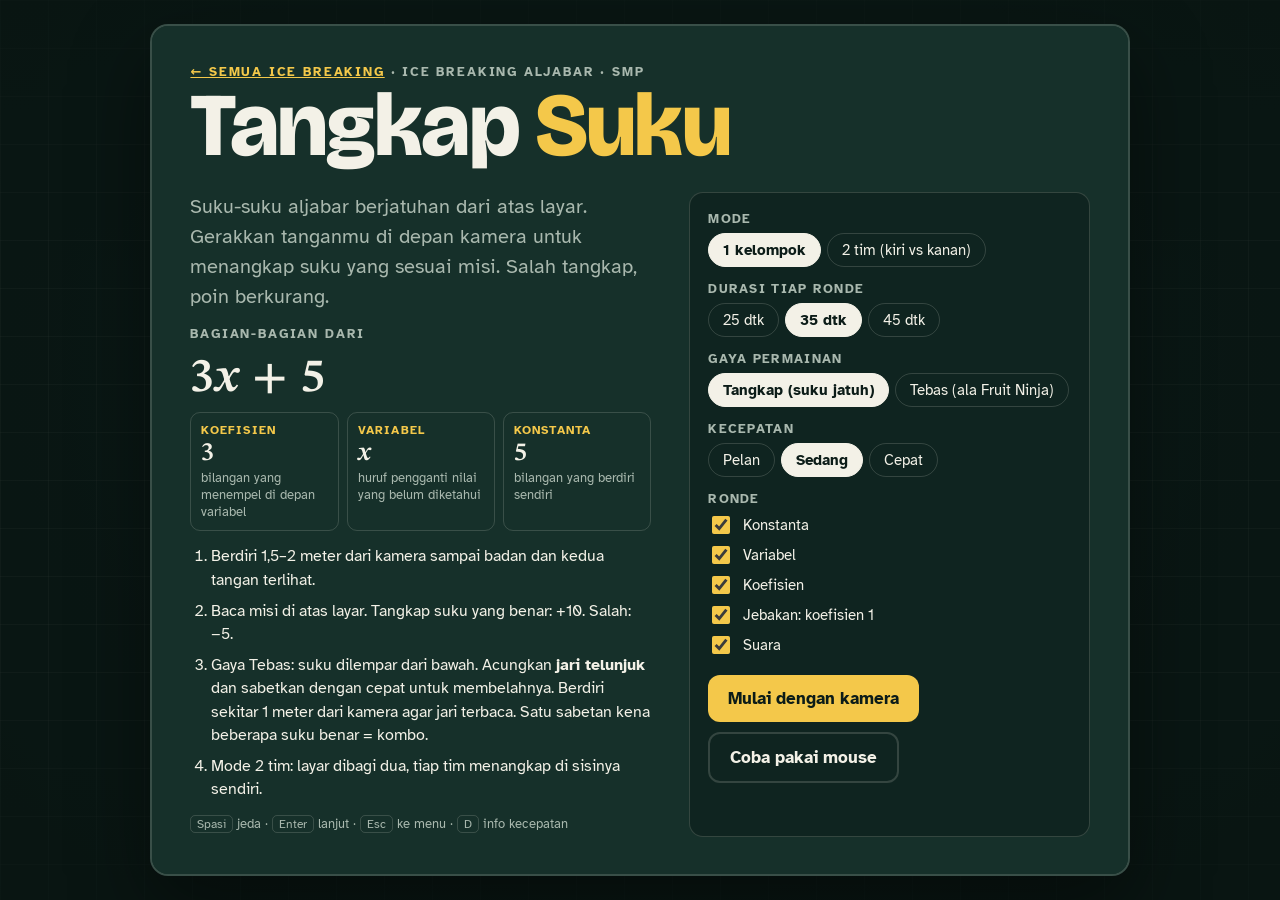
<file: games/tangkap-suku.html>
<!doctype html>
<html lang="id">
<head>
<meta charset="utf-8">
<meta name="viewport" content="width=device-width,initial-scale=1">
<title>Tangkap Suku</title>
<link rel="preconnect" href="https://fonts.googleapis.com">
<link rel="preconnect" href="https://fonts.gstatic.com" crossorigin>
<link href="https://fonts.googleapis.com/css2?family=Atkinson+Hyperlegible:wght@400;700&family=Bricolage+Grotesque:opsz,wght@12..96,700;12..96,800&family=STIX+Two+Text:ital,wght@0,600;1,600&display=swap" rel="stylesheet">
<style>
/* Layout: layar penuh untuk proyektor. Video kamera (dicerminkan) di belakang, kanvas permainan di atasnya, HUD besar di tepi atas, umpan balik di bawah. Tampilan tunggal bertema papan tulis. */
:root{
  --board:#16302a;
  --board-deep:#0c1c18;
  --chalk:#f3f1e7;
  --chalk-dim:#a9b8ae;
  --yellow:#f4c84a;
  --sky:#7cc8ff;
  --good:#5fd394;
  --bad:#ff7b6b;
  --line:rgba(243,241,231,.16);
  --panel:rgba(12,28,24,.92);
  --f-display:'Bricolage Grotesque','Arial Rounded MT Bold',system-ui,sans-serif;
  --f-body:'Atkinson Hyperlegible',system-ui,-apple-system,'Segoe UI',sans-serif;
  --f-math:'STIX Two Text','Cambria Math','Times New Roman',serif;
  color-scheme:dark;
}
*{box-sizing:border-box}
[hidden]{display:none!important}
html,body{height:100%;margin:0}
body{background:var(--board-deep);color:var(--chalk);font-family:var(--f-body);overflow:hidden;font-size:16px}
button,select,input{font:inherit;color:inherit}
:focus-visible{outline:3px solid var(--yellow);outline-offset:3px}
i.v{font-family:var(--f-math);font-style:italic;font-weight:600}
.m{font-family:var(--f-math);font-weight:600}

/* panggung */
#stage{position:fixed;inset:0;background:
  linear-gradient(var(--line) 1px,transparent 1px) 0 0/48px 48px,
  linear-gradient(90deg,var(--line) 1px,transparent 1px) 0 0/48px 48px,
  radial-gradient(ellipse at 50% 40%,var(--board),var(--board-deep));}
#cam{position:absolute;inset:0;width:100%;height:100%;object-fit:cover;transform:scaleX(-1);opacity:.55}
#stage.cam #cam{display:block}
#stage:not(.cam) #cam{display:none}
#shade{position:absolute;inset:0;background:linear-gradient(180deg,rgba(12,28,24,.75),rgba(12,28,24,.15) 30%,rgba(12,28,24,.15) 75%,rgba(12,28,24,.7))}
#cv{position:absolute;inset:0;touch-action:none}

/* HUD */
.hud{position:absolute;left:0;right:0;top:0;display:grid;grid-template-columns:minmax(0,1fr) minmax(0,2.4fr) minmax(0,1fr);gap:16px;align-items:start;padding:16px 20px 0;pointer-events:none}
.score{display:flex;flex-direction:column;gap:2px;min-width:0}
.score.r{align-items:flex-end;text-align:right}
.score .lbl{font-size:clamp(12px,1.5vw,18px);letter-spacing:.12em;text-transform:uppercase;color:var(--chalk-dim);font-weight:700}
.score .num{font-family:var(--f-display);font-weight:800;font-size:clamp(34px,6vw,84px);line-height:1;font-variant-numeric:tabular-nums}
.score.l .num{color:var(--yellow)}
.score.r .num{color:var(--sky)}
.mission{justify-self:center;text-align:center;background:var(--panel);border:2px solid var(--yellow);border-radius:14px;padding:10px 22px 12px;max-width:100%}
.mission .kick{font-size:clamp(11px,1.3vw,16px);letter-spacing:.14em;text-transform:uppercase;color:var(--yellow);font-weight:700}
.mission .what{font-family:var(--f-display);font-weight:800;font-size:clamp(22px,3.6vw,52px);line-height:1.05;text-wrap:balance}
.mission .rule{font-size:clamp(13px,1.4vw,19px);color:var(--chalk-dim);margin-top:4px;text-wrap:balance}
.timebar{position:absolute;left:0;right:0;top:0;height:6px;background:rgba(243,241,231,.1)}
.timebar>span{display:block;height:100%;background:var(--yellow);transform-origin:left;transition:transform .2s linear}
.secs{font-family:var(--f-display);font-weight:800;font-variant-numeric:tabular-nums}
.divider{position:absolute;top:0;bottom:0;left:50%;width:0;border-left:3px dashed rgba(243,241,231,.35)}

/* umpan balik */
.toast{position:absolute;left:50%;bottom:28px;transform:translateX(-50%);max-width:min(900px,calc(100% - 32px));background:var(--panel);border-radius:14px;padding:12px 22px;font-size:clamp(17px,2.2vw,30px);text-align:center;border:2px solid var(--line);transition:opacity .25s;pointer-events:none;text-wrap:balance}
.toast.good{border-color:var(--good)}
.toast.bad{border-color:var(--bad)}
.toast .tag{font-weight:700;margin-right:.4em}
.toast.good .tag{color:var(--good)}
.toast.bad .tag{color:var(--bad)}

.ctrls{position:absolute;right:16px;bottom:16px;display:flex;gap:8px}
.ctrls button{background:var(--panel);border:1px solid var(--line);border-radius:10px;padding:8px 12px;font-size:14px;cursor:pointer}
.ctrls button:hover{border-color:var(--chalk-dim)}

/* lapisan layar */
.layer{position:absolute;inset:0;display:flex;align-items:center;justify-content:center;padding:24px 16px;overflow:auto;background:rgba(8,20,17,.78)}
.card{background:var(--board);border:2px solid var(--line);border-radius:18px;padding:clamp(20px,3vw,40px);width:min(980px,100%);max-height:100%;overflow:auto;box-shadow:0 30px 80px rgba(0,0,0,.45)}
h1,h2{font-family:var(--f-display);font-weight:800;margin:0;text-wrap:balance;line-height:1.02}
h1{font-size:clamp(44px,7vw,96px);letter-spacing:-.02em}
h1 span{color:var(--yellow)}
h2{font-size:clamp(28px,4vw,52px)}
.eyebrow{font-size:13px;letter-spacing:.14em;text-transform:uppercase;color:var(--chalk-dim);font-weight:700}
p{line-height:1.5;margin:0}
.lead{font-size:clamp(16px,1.6vw,20px);color:var(--chalk-dim);max-width:60ch}

.menu-grid{display:grid;grid-template-columns:minmax(0,1.15fr) minmax(0,1fr);gap:clamp(20px,3vw,40px);margin-top:20px}
@media (max-width:760px){.menu-grid{grid-template-columns:1fr}}
.howto{display:flex;flex-direction:column;gap:14px}
.howto ol{margin:0;padding-left:1.3em;display:flex;flex-direction:column;gap:8px;line-height:1.45}
.legend{display:grid;grid-template-columns:repeat(3,minmax(0,1fr));gap:8px;margin-top:4px}
.legend div{border:1px solid var(--line);border-radius:10px;padding:10px;min-width:0}
.legend b{display:block;font-size:12px;letter-spacing:.1em;text-transform:uppercase;color:var(--yellow)}
.legend .m{font-size:26px}
.legend small{display:block;color:var(--chalk-dim);font-size:13px;line-height:1.3}
.big-eq{font-size:clamp(34px,4vw,48px);font-family:var(--f-math);font-weight:600;letter-spacing:.02em}

.settings{display:flex;flex-direction:column;gap:14px;background:rgba(12,28,24,.55);border:1px solid var(--line);border-radius:14px;padding:18px}
.field{display:flex;flex-direction:column;gap:6px}
.field>label,.field>span{font-size:13px;letter-spacing:.1em;text-transform:uppercase;color:var(--chalk-dim);font-weight:700}
.seg{display:flex;flex-wrap:wrap;gap:6px}
.seg input{position:absolute;opacity:0;pointer-events:none}
.seg label{border:1px solid var(--line);border-radius:999px;padding:7px 14px;cursor:pointer;font-size:15px}
.seg input:checked+label{background:var(--chalk);color:var(--board-deep);border-color:var(--chalk);font-weight:700}
.seg input:focus-visible+label{outline:3px solid var(--yellow);outline-offset:2px}
.checks{display:flex;flex-direction:column;gap:6px}
.checks label{display:flex;gap:10px;align-items:center;cursor:pointer;font-size:15px}
.checks input{width:18px;height:18px;accent-color:var(--yellow)}
.btns{display:flex;flex-wrap:wrap;gap:10px;margin-top:4px}
.btn{border:0;border-radius:12px;padding:13px 20px;font-weight:700;font-size:17px;cursor:pointer;background:var(--yellow);color:var(--board-deep)}
.btn.ghost{background:transparent;color:var(--chalk);border:2px solid var(--line)}
.btn:hover{filter:brightness(1.06)}
.btn:disabled{opacity:.5;cursor:wait}
.status{font-size:15px;color:var(--chalk-dim);min-height:1.4em}
.status.err{color:var(--bad)}
.kbd{font-size:13px;color:var(--chalk-dim)}
kbd{border:1px solid var(--line);border-radius:5px;padding:1px 6px;font-family:var(--f-body);font-size:12px}

/* intro & rekap */
.intro .rule{font-size:clamp(20px,2.4vw,32px);margin-top:12px;max-width:40ch;text-wrap:balance}
.ex-row{display:grid;grid-template-columns:repeat(2,minmax(0,1fr));gap:12px;margin-top:22px}
.ex{border-radius:14px;padding:14px 18px;border:2px solid var(--line);min-width:0}
.ex b{font-size:13px;letter-spacing:.12em;text-transform:uppercase}
.ex.yes{border-color:var(--good)} .ex.yes b{color:var(--good)}
.ex.no{border-color:var(--bad)} .ex.no b{color:var(--bad)}
.ex .m{font-size:clamp(28px,3.4vw,44px);display:block;margin-top:4px;word-spacing:.35em}
.count{margin-top:22px;font-size:20px;color:var(--chalk-dim)}
.count .secs{color:var(--yellow);font-size:30px}
.recap-list{display:flex;flex-direction:column;gap:8px;margin-top:16px}
.recap-list div{border-left:4px solid var(--bad);padding:6px 12px;background:rgba(255,123,107,.08);border-radius:0 8px 8px 0;font-size:clamp(16px,1.7vw,21px)}
.recap-list .none{border-color:var(--good);background:rgba(95,211,148,.08)}
.key{margin-top:16px;padding:14px 18px;border-radius:12px;background:rgba(244,200,74,.1);border:1px solid rgba(244,200,74,.45);font-size:clamp(17px,1.8vw,22px)}
.key b{color:var(--yellow)}
.res{display:flex;gap:28px;flex-wrap:wrap;margin-top:12px}
.res .score .num{font-size:clamp(44px,6vw,72px)}
.ask{margin-top:22px;border:2px dashed var(--line);border-radius:14px;padding:18px}
.ask .big-eq{display:block;margin:6px 0 8px}
.ans{display:grid;grid-template-columns:repeat(3,minmax(0,1fr));gap:8px;margin-top:10px}
.ans div{border:1px solid var(--line);border-radius:10px;padding:10px;min-width:0}
.ans b{display:block;font-size:12px;letter-spacing:.1em;text-transform:uppercase;color:var(--yellow)}
.ans .m{font-size:28px}
@media (max-width:560px){.legend,.ans{grid-template-columns:1fr}.ex-row{grid-template-columns:1fr}.hud{grid-template-columns:minmax(0,1fr) minmax(0,1fr)}.mission{grid-column:1/-1;grid-row:2}}
@media (prefers-reduced-motion:reduce){*{transition:none!important}}
</style>
</head>
<body>
<div id="stage">
  <video id="cam" playsinline muted></video>
  <div id="shade"></div>
  <canvas id="cv"></canvas>
  <div class="divider" id="divider" hidden></div>
  <div class="timebar" id="timebarWrap" hidden><span id="timebar"></span></div>

  <div class="hud" id="hud" hidden>
    <div class="score l"><span class="lbl" id="lblL">Skor</span><span class="num" id="scoreL">0</span></div>
    <div class="mission">
      <div class="kick" id="mKick">Ronde 1</div>
      <div class="what" id="mWhat">Tangkap KONSTANTA</div>
      <div class="rule"><span id="mRule"></span> · <span class="secs" id="mSecs">35</span> dtk</div>
    </div>
    <div class="score r" id="scoreRWrap"><span class="lbl">Tim Kanan</span><span class="num" id="scoreR">0</span></div>
  </div>

  <div class="toast" id="toast" style="opacity:0"></div>

  <div class="ctrls" id="ctrls" hidden>
    <button id="btnPause" type="button">Jeda <kbd>Spasi</kbd></button>
    <button id="btnQuit" type="button">Selesai</button>
  </div>

  <!-- MENU -->
  <div class="layer" id="menu">
    <div class="card">
      <div class="eyebrow"><a href="../index.html" style="color:var(--yellow)">← Semua ice breaking</a> · Ice breaking aljabar · SMP</div>
      <h1>Tangkap <span>Suku</span></h1>
      <div class="menu-grid">
        <div class="howto">
          <p class="lead">Suku-suku aljabar berjatuhan dari atas layar. Gerakkan tanganmu di depan kamera untuk menangkap suku yang sesuai misi. Salah tangkap, poin berkurang.</p>
          <div>
            <div class="eyebrow" style="margin-bottom:6px">Bagian-bagian dari</div>
            <span class="big-eq">3<i class="v">x</i> + 5</span>
            <div class="legend">
              <div><b>Koefisien</b><span class="m">3</span><small>bilangan yang menempel di depan variabel</small></div>
              <div><b>Variabel</b><span class="m"><i class="v">x</i></span><small>huruf pengganti nilai yang belum diketahui</small></div>
              <div><b>Konstanta</b><span class="m">5</span><small>bilangan yang berdiri sendiri</small></div>
            </div>
          </div>
          <ol>
            <li>Berdiri 1,5–2 meter dari kamera sampai badan dan kedua tangan terlihat.</li>
            <li>Baca misi di atas layar. Tangkap suku yang benar: +10. Salah: −5.</li>
            <li>Gaya Tebas: suku dilempar dari bawah. Acungkan <b>jari telunjuk</b> dan sabetkan dengan cepat untuk membelahnya. Berdiri sekitar 1 meter dari kamera agar jari terbaca. Satu sabetan kena beberapa suku benar = kombo.</li>
            <li>Mode 2 tim: layar dibagi dua, tiap tim menangkap di sisinya sendiri.</li>
          </ol>
          <p class="kbd"><kbd>Spasi</kbd> jeda · <kbd>Enter</kbd> lanjut · <kbd>Esc</kbd> ke menu · <kbd>D</kbd> info kecepatan</p>
        </div>
        <form class="settings" id="setForm">
          <div class="field"><span>Mode</span>
            <div class="seg">
              <input type="radio" name="teams" id="t1" value="1" checked><label for="t1">1 kelompok</label>
              <input type="radio" name="teams" id="t2" value="2"><label for="t2">2 tim (kiri vs kanan)</label>
            </div>
          </div>
          <div class="field"><span>Durasi tiap ronde</span>
            <div class="seg">
              <input type="radio" name="dur" id="d25" value="25"><label for="d25">25 dtk</label>
              <input type="radio" name="dur" id="d35" value="35" checked><label for="d35">35 dtk</label>
              <input type="radio" name="dur" id="d45" value="45"><label for="d45">45 dtk</label>
            </div>
          </div>
          <div class="field"><span>Gaya permainan</span>
            <div class="seg">
              <input type="radio" name="gaya" id="g0" value="fall" checked><label for="g0">Tangkap (suku jatuh)</label>
              <input type="radio" name="gaya" id="g1" value="ninja"><label for="g1">Tebas (ala Fruit Ninja)</label>
            </div>
          </div>
          <div class="field"><span>Kecepatan</span>
            <div class="seg">
              <input type="radio" name="spd" id="s0" value="0"><label for="s0">Pelan</label>
              <input type="radio" name="spd" id="s1" value="1" checked><label for="s1">Sedang</label>
              <input type="radio" name="spd" id="s2" value="2"><label for="s2">Cepat</label>
            </div>
          </div>
          <div class="field"><span>Ronde</span>
            <div class="checks">
              <label><input type="checkbox" id="r_const" checked> Konstanta</label>
              <label><input type="checkbox" id="r_var" checked> Variabel</label>
              <label><input type="checkbox" id="r_coef" checked> Koefisien</label>
              <label><input type="checkbox" id="r_one" checked> Jebakan: koefisien 1</label>
              <label><input type="checkbox" id="snd" checked> Suara</label>
            </div>
          </div>
          <div class="btns">
            <button class="btn" type="button" id="btnCam">Mulai dengan kamera</button>
            <button class="btn ghost" type="button" id="btnMouse">Coba pakai mouse</button>
          </div>
          <div class="status" id="status" role="status"></div>
        </form>
      </div>
    </div>
  </div>

  <!-- INTRO RONDE -->
  <div class="layer intro" id="intro" hidden>
    <div class="card">
      <div class="eyebrow" id="iKick">Ronde 1 dari 4</div>
      <h2 id="iTitle">Tangkap KONSTANTA</h2>
      <p class="rule" id="iRule"></p>
      <div class="ex-row">
        <div class="ex yes"><b id="iYesLbl">Tangkap</b><span class="m" id="iYes"></span></div>
        <div class="ex no"><b id="iNoLbl">Biarkan jatuh</b><span class="m" id="iNo"></span></div>
      </div>
      <p class="count">Mulai dalam <span class="secs" id="iCount">6</span> · tekan <kbd>Enter</kbd> untuk langsung mulai</p>
    </div>
  </div>

  <!-- REKAP RONDE -->
  <div class="layer" id="recap" hidden>
    <div class="card">
      <div class="eyebrow" id="rKick">Ronde 1 selesai</div>
      <h2 id="rTitle">Yang perlu kita bahas</h2>
      <div class="res" id="rRes"></div>
      <div class="recap-list" id="rList"></div>
      <div class="key" id="rKey"></div>
      <div class="btns" style="margin-top:20px">
        <button class="btn" type="button" id="btnNext">Ronde berikutnya</button>
        <button class="btn ghost" type="button" id="btnMenu1">Ke menu</button>
      </div>
    </div>
  </div>

  <!-- AKHIR -->
  <div class="layer" id="final" hidden>
    <div class="card">
      <div class="eyebrow">Permainan selesai</div>
      <h2 id="fTitle">Kerja bagus!</h2>
      <div class="res" id="fRes"></div>
      <div class="ask">
        <div class="eyebrow">Pertanyaan pembuka pelajaran</div>
        <p style="font-size:clamp(17px,1.8vw,22px);margin-top:6px">Pada bentuk aljabar ini, mana variabel, koefisien, dan konstantanya?</p>
        <span class="big-eq" id="fEq"></span>
        <button class="btn ghost" type="button" id="btnReveal">Tunjukkan jawaban</button>
        <div class="ans" id="fAns" hidden></div>
      </div>
      <div class="btns" style="margin-top:20px">
        <button class="btn" type="button" id="btnAgain">Main lagi</button>
        <button class="btn ghost" type="button" id="btnMenu2">Ke menu</button>
      </div>
    </div>
  </div>
</div>

<script type="module">
const $ = s => document.querySelector(s);
const stage = $('#stage'), cv = $('#cv'), ctx = cv.getContext('2d'), video = $('#cam');
const MATHFONT = "'STIX Two Text','Cambria Math','Times New Roman',serif";
const C = { chalk:'#f3f1e7', dim:'#a9b8ae', yellow:'#f4c84a', sky:'#7cc8ff', good:'#5fd394', bad:'#ff7b6b', ink:'#0c1c18' };
const reduceMotion = matchMedia('(prefers-reduced-motion: reduce)').matches;

let W = 0, H = 0, DPR = 1;
function resize(){
  DPR = Math.min(2, window.devicePixelRatio || 1);
  W = innerWidth; H = innerHeight;
  cv.width = W * DPR; cv.height = H * DPR;
  cv.style.width = W + 'px'; cv.style.height = H + 'px';
  ctx.setTransform(DPR, 0, 0, DPR, 0, 0);
}
addEventListener('resize', resize); resize();

/* ---------- utilitas suku ---------- */
const rint = (a, b) => a + Math.floor(Math.random() * (b - a + 1));
const pick = a => a[Math.floor(Math.random() * a.length)];
const VARS = ['x', 'y', 'a', 'b', 'p', 'n'];
const fmt = n => n < 0 ? '−' + Math.abs(n) : String(n);
function parts(t){
  if (t.v === null) return [{ s: fmt(t.c), it: false }];
  const P = [];
  if (t.c === -1) P.push({ s: '−', it: false });
  else if (t.c !== 1) P.push({ s: fmt(t.c), it: false });
  P.push({ s: t.v, it: true });
  return P;
}
const html = t => parts(t).map(p => p.it ? `<i class="v">${p.s}</i>` : p.s).join('');
const nz = (a, b, not = []) => { let n; do { n = rint(a, b); } while (n === 0 || not.includes(n)); return n; };
const otherVar = v => pick(VARS.filter(x => x !== v));

/* ---------- misi ---------- */
const MISSIONS = {
  const: () => ({
    title: 'Tangkap KONSTANTA',
    short: 'KONSTANTA',
    rule: 'Konstanta adalah bilangan yang berdiri sendiri, tanpa variabel.',
    yes: '7 &nbsp;−3 &nbsp;12', no: `4<i class="v">x</i> &nbsp;<i class="v">y</i> &nbsp;−2<i class="v">a</i>`,
    gen(){ return Math.random() < .45 ? { c: nz(-9, 15), v: null } : { c: nz(-9, 9), v: pick(VARS) }; },
    ok: t => t.v === null,
    why: t => `${html(t)} masih punya variabel <i class="v">${t.v}</i>, jadi bukan konstanta.`,
    key: '<b>Konstanta</b> tidak punya variabel. Begitu ada huruf, ia bukan konstanta lagi.'
  }),
  var: () => {
    const V = pick(['x', 'y', 'a']);
    return {
      title: `Tangkap suku dengan VARIABEL ${V}`,
      short: `VARIABEL ${V}`,
      rule: 'Variabel adalah huruf pengganti nilai yang belum diketahui.',
      yes: `5<i class="v">${V}</i> &nbsp;<i class="v">${V}</i> &nbsp;−2<i class="v">${V}</i>`,
      no: `3<i class="v">${otherVar(V)}</i> &nbsp;8`,
      gen(){
        const r = Math.random();
        if (r < .45) return { c: nz(-9, 9), v: V };
        if (r < .8) return { c: nz(-9, 9), v: otherVar(V) };
        return { c: nz(-9, 12), v: null };
      },
      ok: t => t.v === V,
      why: t => t.v === null ? `${html(t)} tidak punya variabel, itu konstanta.` : `Variabel ${html(t)} adalah <i class="v">${t.v}</i>, bukan <i class="v">${V}</i>.`,
      key: `<b>Variabel</b> adalah hurufnya. Angka di depannya tidak mengubah variabel: 2<i class="v">${V}</i> dan −7<i class="v">${V}</i> sama-sama bervariabel <i class="v">${V}</i>.`
    };
  },
  coef: () => {
    const K = rint(2, 6);
    return {
      title: `Tangkap suku dengan KOEFISIEN ${K}`,
      short: `KOEFISIEN ${K}`,
      rule: 'Koefisien adalah bilangan yang menempel di depan variabel.',
      yes: `${K}<i class="v">x</i> &nbsp;${K}<i class="v">p</i>`,
      no: `${K} &nbsp;${K + 1}<i class="v">x</i>`,
      gen(){
        const r = Math.random();
        if (r < .4) return { c: K, v: pick(VARS) };
        if (r < .65) return { c: K, v: null };
        return { c: nz(-9, 9, [K]), v: pick(VARS) };
      },
      ok: t => t.v !== null && t.c === K,
      why: t => t.v === null ? `${html(t)} berdiri sendiri, jadi konstanta. Koefisien selalu menempel pada variabel.` : `Koefisien ${html(t)} adalah ${fmt(t.c)}, bukan ${K}.`,
      key: `Angka ${K} baru menjadi <b>koefisien</b> kalau menempel pada variabel, seperti ${K}<i class="v">x</i>. Kalau berdiri sendiri, ${K} adalah konstanta.`
    };
  },
  one: () => ({
    title: 'Ronde Jebakan: KOEFISIEN 1',
    short: 'KOEFISIEN 1',
    rule: 'Kalau tidak ada angka di depan variabel, koefisiennya 1. Jadi x sama dengan 1x.',
    yes: `<i class="v">x</i> &nbsp;<i class="v">y</i> &nbsp;<i class="v">n</i>`,
    no: `1 &nbsp;−<i class="v">a</i> &nbsp;10<i class="v">b</i>`,
    gen(){
      const r = Math.random();
      if (r < .4) return { c: 1, v: pick(VARS) };
      if (r < .6) return { c: 1, v: null };
      if (r < .8) return { c: -1, v: pick(VARS) };
      return { c: pick([10, 11, 2, 3, 5]), v: pick(VARS) };
    },
    ok: t => t.v !== null && t.c === 1,
    okNote: t => `<i class="v">${t.v}</i> = 1<i class="v">${t.v}</i>, koefisiennya 1.`,
    why: t => t.v === null ? '1 tanpa variabel adalah konstanta, bukan koefisien.'
      : t.c === -1 ? `${html(t)} = −1<i class="v">${t.v}</i>, koefisiennya −1.`
      : `Koefisien ${html(t)} adalah ${t.c}. Ada angka 1-nya, tapi bukan koefisien 1.`,
    key: 'Variabel tanpa angka di depannya punya <b>koefisien 1</b>. Tanda minus ikut: −<i class="v">a</i> berkoefisien −1.'
  })
};

/* ---------- suara ---------- */
let AC = null, soundOn = true;
function beep(f, d = .12, type = 'sine', g = .15, slide = 0){
  if (!soundOn) return;
  try {
    AC = AC || new (window.AudioContext || window.webkitAudioContext)();
    const o = AC.createOscillator(), v = AC.createGain(), t = AC.currentTime;
    o.type = type; o.frequency.setValueAtTime(f, t);
    if (slide) o.frequency.exponentialRampToValueAtTime(f * slide, t + d);
    v.gain.setValueAtTime(g, t); v.gain.exponentialRampToValueAtTime(.001, t + d);
    o.connect(v).connect(AC.destination); o.start(t); o.stop(t + d);
  } catch (e) {}
}
const sGood = () => { beep(660, .09, 'triangle'); setTimeout(() => beep(990, .12, 'triangle'), 70); };
const sBad = () => beep(180, .22, 'sawtooth', .08, .6);
const sSlice = () => beep(1400, .08, 'sawtooth', .035, .3);

/* ---------- state ---------- */
const G = {
  state: 'menu', input: 'mouse', teams: 1, dur: 35, speed: 1, style: 'fall', combo: [0, 0], lastCut: [1e9, 1e9],
  rounds: [], ri: 0, m: null, t: 0, introT: 0,
  scores: [0, 0], roundStats: null, streak: [0, 0],
  items: [], fx: [], hands: [], spawnT: [0, 0], paused: false
};
const SPEED = [{ fall: .13, every: 1.3, grav: .9 }, { fall: .19, every: .95, grav: 1.15 }, { fall: .26, every: .72, grav: 1.45 }];
const SLASH = .8;   // gaya Tebas: kecepatan tangan minimum (tinggi layar per detik) agar dihitung sabetan

const show = (id, on) => { $(id).hidden = !on; };
function setLayer(name){
  ['#menu', '#intro', '#recap', '#final'].forEach(id => show(id, id === '#' + name));
  const inGame = name !== 'menu';
  show('#hud', inGame); show('#ctrls', inGame); show('#timebarWrap', inGame);
  show('#divider', inGame && G.teams === 2);
}

/* ---------- kamera & deteksi pose ---------- */
let pose = null, handLm = null, vision = null, lastVT = -1;
let tracks = [], nextTrackId = 1;
const LOST_MS = 250;
const perf = { show: false, det: 0, detN: 0, fpsN: 0, winT: 0, detFps: 0, fps: 0 };
async function startCamera(){
  const st = $('#status');
  st.className = 'status'; st.textContent = 'Membuka kamera…';
  if (!navigator.mediaDevices?.getUserMedia) throw new Error('Browser ini tidak mendukung akses kamera. Gunakan Chrome atau Edge terbaru.');
  // Tangkap: model pose memperkecil gambar ke 256 px, jadi 640x480 cukup dan ringan.
  // Tebas: ujung jari kecil di gambar, jadi pakai resolusi lebih tinggi agar telunjuk terbaca.
  const ninja = G.style === 'ninja';
  const size = ninja ? { width: { ideal: 1280 }, height: { ideal: 720 } } : { width: { ideal: 640 }, height: { ideal: 480 } };
  if (video.srcObject) video.srcObject.getTracks().forEach(t => t.stop());
  const stream = await navigator.mediaDevices.getUserMedia({ video: { ...size, frameRate: { ideal: 30 }, facingMode: 'user' }, audio: false });
  video.srcObject = stream; await video.play();
  tracks = [];
  if (ninja ? !handLm : !pose){
    st.textContent = ninja ? 'Memuat pendeteksi jari (sekali saja, butuh internet)…' : 'Memuat pendeteksi gerak tubuh (sekali saja, butuh internet)…';
    const V = await import('https://cdn.jsdelivr.net/npm/@mediapipe/tasks-vision@0.10.14');
    vision = vision || await V.FilesetResolver.forVisionTasks('https://cdn.jsdelivr.net/npm/@mediapipe/tasks-vision@0.10.14/wasm');
    const make = async (Task, opts) => {
      try { return await Task.createFromOptions(vision, opts('GPU')); }
      catch (e) { return await Task.createFromOptions(vision, opts('CPU')); }
    };
    if (ninja) handLm = await make(V.HandLandmarker, d => ({
      baseOptions: { modelAssetPath: 'https://storage.googleapis.com/mediapipe-models/hand_landmarker/hand_landmarker/float16/1/hand_landmarker.task', delegate: d },
      runningMode: 'VIDEO', numHands: 4, minHandDetectionConfidence: .5, minHandPresenceConfidence: .5, minTrackingConfidence: .5
    }));
    else pose = await make(V.PoseLandmarker, d => ({
      baseOptions: { modelAssetPath: 'https://storage.googleapis.com/mediapipe-models/pose_landmarker/pose_landmarker_lite/float16/1/pose_landmarker_lite.task', delegate: d },
      runningMode: 'VIDEO', numPoses: 4, minPoseDetectionConfidence: .5, minTrackingConfidence: .5
    }));
  }
  st.textContent = '';
}
function toScreen(lm){
  const vw = video.videoWidth || 1280, vh = video.videoHeight || 720;
  const s = Math.max(W / vw, H / vh), ox = (W - vw * s) / 2, oy = (H - vh * s) / 2;
  return { x: W - (ox + lm.x * vw * s), y: oy + lm.y * vh * s };
}
/* Filter One Euro: halus saat tangan diam, cepat mengikuti saat tangan diayun. */
const lerp = (a, b, k) => a + k * (b - a);
const alpha = (cutoff, dt) => 1 / (1 + 1 / (2 * Math.PI * cutoff * dt));
function filterTrack(tr, x, y, t){
  const dt = Math.max(.001, (t - tr.t) / 1000);
  const ad = alpha(1.5, dt);
  tr.vx = lerp(tr.vx, (x - tr.rx) / dt, ad); tr.vy = lerp(tr.vy, (y - tr.ry) / dt, ad);
  const speed = Math.hypot(tr.vx, tr.vy) / H;
  const a = alpha(1.5 + 8 * speed, dt);
  tr.x = lerp(tr.x, x, a); tr.y = lerp(tr.y, y, a);
  tr.rx = x; tr.ry = y; tr.t = t;
}
function detect(now){
  const ninja = G.style === 'ninja', model = ninja ? handLm : pose;
  if (!model || video.readyState < 2 || video.currentTime === lastVT) return;
  lastVT = video.currentTime;
  const t0 = performance.now();
  let res;
  try { res = model.detectForVideo(video, now); } catch (e) { return; }
  perf.det = lerp(perf.det, performance.now() - t0, .1); perf.detN++;
  const pts = [];
  // Tebas: titik pedang = ujung jari telunjuk (landmark 8 dari model tangan)
  if (ninja) for (const lms of res.landmarks || []){ if (lms[8]) pts.push(toScreen(lms[8])); }
  else for (const lms of res.landmarks || []){
    // 15/16 pergelangan, 19/20 ujung telunjuk: titik tangan = rata-rata keduanya
    for (const [w, f] of [[15, 19], [16, 20]]){
      const a = lms[w], b = lms[f];
      if (!a || !b || (a.visibility ?? 1) < .4) continue;
      pts.push(toScreen({ x: (a.x + b.x) / 2, y: (a.y + b.y) / 2 }));
    }
  }
  // cocokkan tiap titik ke jejak tangan terdekat (urutan orang dari model bisa berubah antar-frame)
  const maxD = Math.max(W, H) * .2, pairs = [];
  pts.forEach((p, i) => tracks.forEach((tr, j) => {
    const d = Math.hypot(p.x - tr.x, p.y - tr.y);
    if (d < maxD) pairs.push([d, i, j]);
  }));
  pairs.sort((a, b) => a[0] - b[0]);
  const usedP = new Set(), usedT = new Set();
  for (const [, i, j] of pairs){
    if (usedP.has(i) || usedT.has(j)) continue;
    usedP.add(i); usedT.add(j);
    filterTrack(tracks[j], pts[i].x, pts[i].y, now);
  }
  pts.forEach((p, i) => {
    if (!usedP.has(i)) tracks.push({ id: nextTrackId++, x: p.x, y: p.y, rx: p.x, ry: p.y, vx: 0, vy: 0, t: now });
  });
  // tangan yang hilang sebentar (blur, tertutup) tetap dipertahankan agar tidak berkedip
  tracks = tracks.filter(tr => now - tr.t < LOST_MS);
}

/* Posisi tangan tiap frame layar. Di antara dua hasil deteksi, posisi diperkirakan dari kecepatannya
   sehingga lingkaran tangan bergerak mulus. px/py = posisi frame sebelumnya untuk cek tabrakan menyapu. */
const lastHandPos = new Map();
const trails = new Map();
function currentHands(now){
  const hs = [];
  if (G.input === 'mouse') pointers.forEach((p, id) => hs.push({ id: 'm' + id, x: p.x, y: p.y }));
  else for (const tr of tracks){
    const ahead = Math.min(.07, Math.max(0, (now - tr.t) / 1000));
    hs.push({ id: tr.id, x: tr.x + tr.vx * ahead, y: tr.y + tr.vy * ahead });
  }
  const seen = new Set();
  for (const h of hs){
    const lp = lastHandPos.get(h.id);
    h.px = lp ? lp.x : h.x; h.py = lp ? lp.y : h.y;
    lastHandPos.set(h.id, { x: h.x, y: h.y }); seen.add(h.id);
    const tr = trails.get(h.id) || [];
    tr.push({ x: h.x, y: h.y, t: now });
    while (tr.length && now - tr[0].t > 160) tr.shift();
    trails.set(h.id, tr);
    // kecepatan tangan (px/dtk) dirata-rata selama ±100 ms terakhir, tidak dari satu frame yang bisa sangat pendek
    const o = tr.find(q => now - q.t <= 100) || tr[0];
    h.v = Math.hypot(h.x - o.x, h.y - o.y) / Math.max(.04, (now - o.t) / 1000);
  }
  for (const id of [...lastHandPos.keys()]) if (!seen.has(id)){ lastHandPos.delete(id); trails.delete(id); }
  return hs;
}
/* Apakah ruas p0→p1 menyentuh kotak berpusat (cx,cy) dengan setengah ukuran hx,hy? */
function segHitsBox(x0, y0, x1, y1, cx, cy, hx, hy){
  let t0 = 0, t1 = 1;
  for (const [p, d, lo, hi] of [[x0, x1 - x0, cx - hx, cx + hx], [y0, y1 - y0, cy - hy, cy + hy]]){
    if (Math.abs(d) < 1e-6){ if (p < lo || p > hi) return false; continue; }
    let a = (lo - p) / d, b = (hi - p) / d;
    if (a > b) [a, b] = [b, a];
    t0 = Math.max(t0, a); t1 = Math.min(t1, b);
    if (t0 > t1) return false;
  }
  return true;
}

/* ---------- input mouse / sentuh ---------- */
const pointers = new Map();
cv.addEventListener('pointermove', e => { if (G.input === 'mouse') pointers.set(e.pointerId, { x: e.clientX, y: e.clientY }); });
cv.addEventListener('pointerdown', e => { if (G.input === 'mouse') pointers.set(e.pointerId, { x: e.clientX, y: e.clientY }); });
['pointerup', 'pointercancel', 'pointerleave'].forEach(ev => cv.addEventListener(ev, e => { if (e.pointerType !== 'mouse' || ev === 'pointerleave') pointers.delete(e.pointerId); }));

/* ---------- alur permainan ---------- */
function readSettings(){
  const f = $('#setForm');
  G.teams = +f.teams.value; G.dur = +f.dur.value; G.speed = +f.spd.value; G.style = f.gaya.value;
  soundOn = $('#snd').checked;
  const order = [['r_const', 'const'], ['r_var', 'var'], ['r_coef', 'coef'], ['r_one', 'one']];
  G.rounds = order.filter(([id]) => $('#' + id).checked).map(([, k]) => k);
  if (!G.rounds.length) G.rounds = ['const'];
}
function newGame(){
  if (!G.rounds.length) readSettings();
  G.scores = [0, 0]; G.ri = 0; G.streak = [0, 0];
  $('#lblL').textContent = G.teams === 2 ? 'Tim Kiri' : 'Skor';
  show('#scoreRWrap', G.teams === 2);
  $('#scoreRWrap').style.visibility = G.teams === 2 ? 'visible' : 'hidden';
  $('#scoreRWrap').hidden = false;
  startIntro();
}
function startIntro(){
  const mk = MISSIONS[G.rounds[G.ri]] || MISSIONS.const;
  G.m = mk();
  G.items = []; G.introT = 6; G.state = 'intro'; G.paused = false;
  $('#iKick').textContent = `Ronde ${G.ri + 1} dari ${G.rounds.length}`;
  const verb = G.style === 'ninja' ? 'Tebas' : 'Tangkap';
  $('#iTitle').textContent = G.m.title.replace(/^Tangkap/, verb);
  $('#iYesLbl').textContent = verb;
  $('#iNoLbl').textContent = G.style === 'ninja' ? 'Biarkan lewat' : 'Biarkan jatuh';
  $('#iRule').textContent = G.m.rule;
  $('#iYes').innerHTML = G.m.yes; $('#iNo').innerHTML = G.m.no;
  $('#mKick').textContent = `Ronde ${G.ri + 1} dari ${G.rounds.length}`;
  $('#mWhat').textContent = verb + ' ' + G.m.short;
  $('#mRule').textContent = G.m.rule.split('.')[0];
  $('#mSecs').textContent = G.dur;
  $('#timebar').style.transform = 'scaleX(1)';
  updScores();
  setLayer('intro');
}
function startPlay(){
  G.state = 'play'; G.t = G.dur; G.spawnT = [0, .45]; G.combo = [0, 0]; G.lastCut = [1e9, 1e9];
  G.roundStats = { good: [0, 0], bad: [0, 0], mistakes: new Map() };
  setLayer('play');
}
function endRound(){
  G.state = 'recap'; G.items = [];
  const rs = G.roundStats, last = G.ri === G.rounds.length - 1;
  $('#rKick').textContent = `Ronde ${G.ri + 1} selesai`;
  $('#rTitle').textContent = rs.mistakes.size ? 'Yang perlu kita bahas' : 'Tanpa salah tangkap!';
  const teamTxt = i => `<div class="score ${i ? 'r' : 'l'}" style="align-items:flex-start;text-align:left"><span class="lbl">${G.teams === 2 ? (i ? 'Tim Kanan' : 'Tim Kiri') : 'Ronde ini'}</span><span class="num">${rs.good[i]}✓ ${rs.bad[i]}✗</span></div>`;
  $('#rRes').innerHTML = G.teams === 2 ? teamTxt(0) + teamTxt(1) : teamTxt(0);
  const list = [...rs.mistakes.values()].slice(0, 4);
  $('#rList').innerHTML = list.length ? list.map(x => `<div>${x}</div>`).join('') : '<div class="none">Semua tangkapan benar. Coba tanya siswa: bagaimana kalian membedakannya?</div>';
  $('#rKey').innerHTML = 'Ingat: ' + G.m.key;
  $('#btnNext').textContent = last ? 'Lihat hasil akhir' : 'Ronde berikutnya';
  setLayer('recap');
}
function nextRound(){
  if (G.ri < G.rounds.length - 1){ G.ri++; startIntro(); } else finish();
}
function finish(){
  G.state = 'final';
  const [a, b] = G.scores;
  $('#fTitle').textContent = G.teams === 2 ? (a === b ? 'Seri!' : (a > b ? 'Tim Kiri menang!' : 'Tim Kanan menang!')) : 'Kerja bagus!';
  const sc = (lbl, v, cls) => `<div class="score ${cls}" style="align-items:flex-start;text-align:left"><span class="lbl">${lbl}</span><span class="num">${v}</span></div>`;
  $('#fRes').innerHTML = G.teams === 2 ? sc('Tim Kiri', a, 'l') + sc('Tim Kanan', b, 'r') : sc('Skor akhir', a, 'l');
  const k = rint(2, 9), v = pick(['x', 'y', 'p', 'n']), c = nz(-9, 9), op = c < 0 ? '−' : '+';
  $('#fEq').innerHTML = `${k}<i class="v">${v}</i> ${op} ${Math.abs(c)}`;
  $('#fAns').innerHTML = `<div><b>Variabel</b><span class="m"><i class="v">${v}</i></span></div><div><b>Koefisien</b><span class="m">${k}</span></div><div><b>Konstanta</b><span class="m">${fmt(c)}</span></div>`;
  $('#fAns').hidden = true; $('#btnReveal').hidden = false;
  setLayer('final');
}
function toMenu(){
  G.state = 'menu'; G.items = []; G.fx = [];
  setLayer('menu');
}
function togglePause(){
  if (G.state !== 'play') return;
  G.paused = !G.paused;
  $('#btnPause').innerHTML = G.paused ? 'Lanjut <kbd>Spasi</kbd>' : 'Jeda <kbd>Spasi</kbd>';
  if (G.paused) toast('Dijeda', 'Tekan Spasi untuk lanjut.', '', 99);
  else hideToast();
}
function updScores(){ $('#scoreL').textContent = G.scores[0]; $('#scoreR').textContent = G.scores[1]; }

/* ---------- umpan balik ---------- */
let toastT = 0;
function toast(tag, msg, cls, secs = 2.6){
  const el = $('#toast');
  el.className = 'toast ' + cls;
  el.innerHTML = `<span class="tag">${tag}</span>${msg}`;
  el.style.opacity = 1; toastT = secs;
}
function hideToast(){ $('#toast').style.opacity = 0; toastT = 0; }

/* ---------- logika ronde ---------- */
function chipSize(){ return Math.max(34, Math.min(80, H * .075)); }
function spawn(team){
  const t = G.m.gen(), spr = chipSprite(t, chipSize()), { w, h } = spr, m = w / 2 + 16;
  const x0 = G.teams === 2 ? (team ? W / 2 + m : m) : m;
  const x1 = G.teams === 2 ? (team ? W - m : W / 2 - m) : W - m;
  const sp = SPEED[G.speed], rx = () => x0 + Math.random() * Math.max(1, x1 - x0);
  if (G.style === 'ninja'){
    // lemparan parabola: puncak di 30–58% tinggi layar (di bawah papan misi), mendarat di sisi yang sama
    const g = H * sp.grav, x = rx(), peak = H * (.3 + Math.random() * .28);
    const vy = -Math.sqrt(2 * g * (H + h / 2 - peak)), T = -2 * vy / g;
    G.items.push({ t, spr, x, y: H + h / 2, w, h, vx: (rx() - x) / T, vy, g, rot: (Math.random() - .5) * .5, spin: (Math.random() - .5) * 3, team });
    return;
  }
  G.items.push({ t, spr, x: rx(), y: -h, w, h, vy: H * sp.fall * (.85 + Math.random() * .3), rot: (Math.random() - .5) * .12, team });
}
/* Kartu suku digambar sekali ke kanvas kecil (termasuk bayangan), lalu tiap frame cukup ditempel. */
function chipSprite(t, size){
  const P = parts(t), fonts = P.map(p => `${p.it ? 'italic ' : ''}600 ${size}px ${MATHFONT}`);
  const ws = P.map((p, i) => { ctx.font = fonts[i]; return ctx.measureText(p.s).width; });
  const tw = ws.reduce((a, b) => a + b, 0), w = tw + size * .9, h = size * 1.35, pad = 24;
  const c = document.createElement('canvas');
  c.width = Math.ceil((w + pad * 2) * DPR); c.height = Math.ceil((h + pad * 2) * DPR);
  const g = c.getContext('2d');
  g.scale(DPR, DPR); g.translate(pad + w / 2, pad + h / 2);
  g.shadowColor = 'rgba(0,0,0,.35)'; g.shadowBlur = 14; g.shadowOffsetY = 6;
  rrect(g, -w / 2, -h / 2, w, h, h * .28);
  g.fillStyle = C.chalk; g.fill();
  g.shadowColor = 'transparent';
  g.lineWidth = 3; g.strokeStyle = 'rgba(12,28,24,.25)'; g.stroke();
  g.fillStyle = C.ink; g.textBaseline = 'middle';
  let x = -tw / 2;
  P.forEach((p, i) => { g.font = fonts[i]; g.fillText(p.s, x, size * .04); x += ws[i]; });
  return { c, w, h, pad };
}
function catchItem(it, team, cut){
  const ok = G.m.ok(it.t), rs = G.roundStats;
  if (cut !== undefined) sliceFx(it, cut, ok ? C.good : C.bad);
  if (ok){
    G.streak[team]++;
    let bonus = G.streak[team] > 0 && G.streak[team] % 4 === 0 ? 5 : 0;
    let label = bonus ? `+${10 + bonus} beruntun!` : '+10';
    if (cut !== undefined){
      // beberapa suku benar terbelah dalam satu sabetan (jeda < 0,45 dtk) = kombo
      G.combo[team] = G.lastCut[team] - G.t < .45 ? G.combo[team] + 1 : 1;
      G.lastCut[team] = G.t;
      if (G.combo[team] >= 2){ bonus += 5; label = `Kombo ×${G.combo[team]}! +${10 + bonus}`; }
    }
    G.scores[team] += 10 + bonus; rs.good[team]++;
    sGood();
    burst(it.x, it.y, C.good, label);
    toast('Benar', G.m.okNote ? G.m.okNote(it.t) : `${html(it.t)} termasuk ${G.m.short.toLowerCase()}.`, 'good', 1.6);
  } else {
    G.streak[team] = 0;
    G.scores[team] = Math.max(0, G.scores[team] - 5); rs.bad[team]++;
    sBad();
    burst(it.x, it.y, C.bad, '−5');
    const why = G.m.why(it.t);
    toast('Ups', why, 'bad', 3);
    rs.mistakes.set(html(it.t), why);
  }
  updScores();
}
function burst(x, y, col, label){
  const n = reduceMotion ? 0 : 16;
  for (let i = 0; i < n; i++){
    const a = Math.random() * Math.PI * 2, s = 120 + Math.random() * 260;
    G.fx.push({ k: 'p', x, y, vx: Math.cos(a) * s, vy: Math.sin(a) * s, life: .6, max: .6, col });
  }
  G.fx.push({ k: 't', x, y, vy: -70, life: 1, max: 1, col, label });
}
/* Gaya Tebas: kartu terbelah dua mengikuti arah sabetan, kilatan pedang, dan cipratan warna. */
function sliceFx(it, ang, col){
  const nx = -Math.sin(ang), ny = Math.cos(ang), push = H * .22;
  for (const side of [1, -1]) G.fx.push({
    k: 'half', spr: it.spr, x: it.x, y: it.y, rot: it.rot, cut: ang - it.rot, side,
    vx: (it.vx || 0) * .5 + nx * push * side + Math.cos(ang) * 80,
    vy: Math.min(it.vy, 0) * .3 + ny * push * side - 60,
    spin: side * (1.5 + Math.random() * 1.5), life: 1.1, max: 1.1
  });
  G.fx.push({ k: 'slash', x: it.x, y: it.y, vy: 0, ang, len: Math.max(it.w, it.h) * 1.8, life: .22, max: .22, col });
  if (!reduceMotion) for (let i = 0; i < 24; i++){
    const a = ang + (Math.random() < .5 ? 1 : -1) * Math.PI / 2 + (Math.random() - .5) * 1.4, sp = 160 + Math.random() * 380;
    G.fx.push({ k: 'p', x: it.x, y: it.y, vx: Math.cos(a) * sp, vy: Math.sin(a) * sp, r: 3 + Math.random() * 5, life: .7, max: .7, col });
  }
  sSlice();
}

function update(dt){
  if (toastT > 0 && toastT < 90){ toastT -= dt; if (toastT <= 0) hideToast(); }
  G.fx = G.fx.filter(f => (f.life -= dt) > 0);
  for (const f of G.fx){
    f.x += (f.vx || 0) * dt; f.y += f.vy * dt;
    if (f.k === 'p') f.vy += 500 * dt;
    else if (f.k === 'half'){ f.vy += H * 1.3 * dt; f.rot += f.spin * dt; }
  }
  if (G.paused) return;

  if (G.state === 'intro'){
    G.introT -= dt;
    $('#iCount').textContent = Math.max(1, Math.ceil(G.introT));
    if (G.introT <= 0) startPlay();
    return;
  }
  if (G.state !== 'play') return;

  G.t -= dt;
  const secs = String(Math.max(0, Math.ceil(G.t)));
  if ($('#mSecs').textContent !== secs) $('#mSecs').textContent = secs;
  $('#timebar').style.transform = `scaleX(${Math.max(0, G.t / G.dur)})`;
  if (G.t <= 0){ endRound(); return; }

  const every = SPEED[G.speed].every;
  for (let team = 0; team < G.teams; team++){
    G.spawnT[team] -= dt;
    if (G.spawnT[team] <= 0){
      const ninja = G.style === 'ninja';
      spawn(team); if (ninja && Math.random() < .3) spawn(team);   // kadang dua suku dilempar bersamaan
      G.spawnT[team] = every * (ninja ? 1.15 : 1) * (.8 + Math.random() * .4);
    }
  }

  const hr = Math.max(26, H * .045);
  for (const it of G.items){
    if (it.g){ it.vy += it.g * dt; it.x += it.vx * dt; it.rot += it.spin * dt; }
    it.y += it.vy * dt;
    if (it.dead) continue;
    for (const hd of G.hands){
      if (it.g && hd.v < H * SLASH) continue;   // gaya Tebas: hanya sabetan cepat yang membelah
      // cek seluruh lintasan tangan sejak frame sebelumnya, agar ayunan cepat tidak menembus kartu
      if (segHitsBox(hd.px, hd.py, hd.x, hd.y, it.x, it.y, it.w / 2 + hr * .7, it.h / 2 + hr * .7)){
        const team = G.teams === 2 ? (hd.x < W / 2 ? 0 : 1) : 0;
        it.dead = true; catchItem(it, team, it.g ? Math.atan2(hd.y - hd.py, hd.x - hd.px) : undefined); break;
      }
    }
  }
  G.items = G.items.filter(it => !it.dead && (it.g ? !(it.vy > 0 && it.y - it.h / 2 > H) : it.y - it.h / 2 < H));
}

/* ---------- gambar ---------- */
function rrect(g, x, y, w, h, r){
  g.beginPath(); g.moveTo(x + r, y); g.arcTo(x + w, y, x + w, y + h, r); g.arcTo(x + w, y + h, x, y + h, r);
  g.arcTo(x, y + h, x, y, r); g.arcTo(x, y, x + w, y, r); g.closePath();
}
function drawChip(it){
  const { c, w, h, pad } = it.spr;
  ctx.save(); ctx.translate(it.x, it.y); ctx.rotate(it.rot);
  ctx.drawImage(c, -w / 2 - pad, -h / 2 - pad, w + pad * 2, h + pad * 2);
  ctx.restore();
}
function drawHands(){
  const hr = Math.max(26, H * .045);
  if (G.style === 'ninja'){
    ctx.lineCap = 'round'; ctx.lineJoin = 'round';
    for (const hd of G.hands){
      const col = G.teams === 2 ? (hd.x < W / 2 ? C.yellow : C.sky) : C.yellow, tr = trails.get(hd.id) || [];
      for (let i = 1; i < tr.length; i++){
        const k = i / (tr.length - 1);   // 0 = ekor, 1 = ujung
        for (const [c, a, lw] of [[col, .35, 6 + 22 * k], ['#ffffff', .95, 2 + 7 * k]]){
          ctx.globalAlpha = a * k; ctx.strokeStyle = c; ctx.lineWidth = lw;
          ctx.beginPath(); ctx.moveTo(tr[i - 1].x, tr[i - 1].y); ctx.lineTo(tr[i].x, tr[i].y); ctx.stroke();
        }
      }
      ctx.globalAlpha = 1;
      const sharp = hd.v >= H * SLASH;   // titik tangan terisi = sabetan cukup cepat untuk membelah
      ctx.beginPath(); ctx.arc(hd.x, hd.y, hr * .4, 0, Math.PI * 2);
      ctx.lineWidth = 4; ctx.strokeStyle = col; ctx.stroke();
      if (sharp){ ctx.fillStyle = col; ctx.fill(); }
    }
    return;
  }
  for (const hd of G.hands){
    const col = G.teams === 2 ? (hd.x < W / 2 ? C.yellow : C.sky) : C.yellow;
    ctx.beginPath(); ctx.arc(hd.x, hd.y, hr, 0, Math.PI * 2);
    ctx.fillStyle = col + '33'; ctx.fill();
    ctx.lineWidth = 5; ctx.strokeStyle = col; ctx.stroke();
    ctx.beginPath(); ctx.arc(hd.x, hd.y, 6, 0, Math.PI * 2); ctx.fillStyle = col; ctx.fill();
  }
}
function draw(){
  ctx.clearRect(0, 0, W, H);
  if (G.state === 'play') G.items.forEach(drawChip);
  for (const f of G.fx){
    const a = Math.max(0, f.life / f.max);
    ctx.globalAlpha = a;
    if (f.k === 'p'){ const r = f.r || 4; ctx.fillStyle = f.col; ctx.fillRect(f.x - r, f.y - r, r * 2, r * 2); }
    else if (f.k === 'half'){
      const { c, w, h, pad } = f.spr, L = w + h + pad * 2;
      ctx.globalAlpha = Math.min(1, a * 3);
      ctx.save(); ctx.translate(f.x, f.y); ctx.rotate(f.rot + f.cut);
      ctx.beginPath(); ctx.rect(-L, f.side > 0 ? 0 : -L, L * 2, L); ctx.clip();
      ctx.rotate(-f.cut); ctx.drawImage(c, -w / 2 - pad, -h / 2 - pad, w + pad * 2, h + pad * 2);
      ctx.restore();
    }
    else if (f.k === 'slash'){
      const dx = Math.cos(f.ang) * f.len / 2, dy = Math.sin(f.ang) * f.len / 2;
      ctx.lineCap = 'round';
      for (const [c, lw] of [[f.col, 16 * a], ['#ffffff', 5 * a]]){
        ctx.strokeStyle = c; ctx.lineWidth = lw;
        ctx.beginPath(); ctx.moveTo(f.x - dx, f.y - dy); ctx.lineTo(f.x + dx, f.y + dy); ctx.stroke();
      }
    }
    else { ctx.font = `800 ${Math.max(28, H * .055)}px 'Bricolage Grotesque',system-ui,sans-serif`; ctx.textAlign = 'center'; ctx.fillStyle = f.col; ctx.fillText(f.label, f.x, f.y); ctx.textAlign = 'start'; }
    ctx.globalAlpha = 1;
  }
  if (G.state !== 'menu') drawHands();
  if (perf.show){
    const txt = G.input === 'cam'
      ? `Layar ${perf.fps} fps · deteksi ${perf.detFps} fps (${perf.det.toFixed(0)} ms) · ${tracks.length} ${G.style === 'ninja' ? 'jari' : 'tangan'}`
      : `Layar ${perf.fps} fps · mode mouse`;
    ctx.font = `700 15px ${getComputedStyle(document.body).fontFamily}`;
    ctx.fillStyle = 'rgba(12,28,24,.85)'; ctx.fillRect(12, H - 40, ctx.measureText(txt).width + 20, 28);
    ctx.fillStyle = C.chalk; ctx.textBaseline = 'middle'; ctx.fillText(txt, 22, H - 26); ctx.textBaseline = 'alphabetic';
  }
}

let last = performance.now();
function frame(now){
  const dt = Math.min(.05, (now - last) / 1000); last = now;
  if (G.input === 'cam') detect(now);
  G.hands = currentHands(now);
  perf.fpsN++;
  if (now - perf.winT >= 1000){ perf.fps = perf.fpsN; perf.detFps = perf.detN; perf.fpsN = perf.detN = 0; perf.winT = now; }
  update(dt); draw();
  requestAnimationFrame(frame);
}
requestAnimationFrame(frame);

/* ---------- tombol & keyboard ---------- */
$('#btnCam').addEventListener('click', async () => {
  readSettings();
  const b1 = $('#btnCam'), b2 = $('#btnMouse');
  b1.disabled = b2.disabled = true;
  try {
    await startCamera();
    G.input = 'cam'; stage.classList.add('cam');
    newGame();
  } catch (e) {
    const st = $('#status'); st.className = 'status err';
    const msg = e && e.name === 'NotAllowedError' ? 'Izin kamera ditolak. Izinkan kamera di pengaturan browser, lalu coba lagi.'
      : e && e.name === 'NotFoundError' ? 'Kamera tidak ditemukan. Sambungkan webcam lalu coba lagi.'
      : 'Kamera belum bisa dipakai: ' + (e && e.message ? e.message : e) + ' Buka halaman lewat https atau localhost, dan pastikan ada internet.';
    st.textContent = msg + ' Sementara itu, pakai mode mouse.';
  } finally { b1.disabled = b2.disabled = false; }
});
$('#btnMouse').addEventListener('click', () => {
  readSettings(); G.input = 'mouse'; stage.classList.remove('cam');
  newGame();
});
$('#btnNext').addEventListener('click', nextRound);
$('#btnMenu1').addEventListener('click', toMenu);
$('#btnMenu2').addEventListener('click', toMenu);
$('#btnAgain').addEventListener('click', newGame);
$('#btnPause').addEventListener('click', togglePause);
$('#btnQuit').addEventListener('click', () => { if (G.state === 'play' || G.state === 'intro') finish(); else toMenu(); });
$('#btnReveal').addEventListener('click', () => { $('#fAns').hidden = false; $('#btnReveal').hidden = true; });
$('#intro').addEventListener('click', () => { if (G.state === 'intro') startPlay(); });
addEventListener('keydown', e => {
  if (e.target.closest && e.target.closest('input,select') && e.key !== 'Escape') return;
  if (e.code === 'Space'){ if (G.state === 'play'){ e.preventDefault(); togglePause(); } }
  else if (e.key === 'Enter'){
    if (G.state === 'intro'){ e.preventDefault(); startPlay(); }
    else if (G.state === 'recap'){ e.preventDefault(); nextRound(); }
  }
  else if (e.key === 'Escape' && G.state !== 'menu') toMenu();
  else if (e.key === 'd' || e.key === 'D') perf.show = !perf.show;
});
setLayer('menu');
</script>
</body>
</html>
</file>
<file: assets/base.css>
/* Gaya bersama: tema papan tulis yang sama dengan Tangkap Suku, dirancang untuk proyektor kelas. */
:root{
  --board:#16302a;
  --board-deep:#0c1c18;
  --chalk:#f3f1e7;
  --chalk-dim:#a9b8ae;
  --yellow:#f4c84a;
  --sky:#7cc8ff;
  --good:#5fd394;
  --bad:#ff7b6b;
  --lilac:#c4a8ff;
  --line:rgba(243,241,231,.16);
  --panel:rgba(12,28,24,.92);
  --f-display:'Bricolage Grotesque','Arial Rounded MT Bold',system-ui,sans-serif;
  --f-body:'Atkinson Hyperlegible',system-ui,-apple-system,'Segoe UI',sans-serif;
  color-scheme:dark;
}
*{box-sizing:border-box}
[hidden]{display:none!important}
html,body{margin:0;min-height:100%}
body{background:var(--board-deep);color:var(--chalk);font-family:var(--f-body);font-size:16px;line-height:1.5}
button,select,input{font:inherit;color:inherit}
a{color:inherit}
:focus-visible{outline:3px solid var(--yellow);outline-offset:3px}
.chalkboard{background:
  linear-gradient(var(--line) 1px,transparent 1px) 0 0/48px 48px,
  linear-gradient(90deg,var(--line) 1px,transparent 1px) 0 0/48px 48px,
  radial-gradient(ellipse at 50% 30%,var(--board),var(--board-deep));}

h1,h2,h3{font-family:var(--f-display);font-weight:800;margin:0;text-wrap:balance;line-height:1.04}
h1{font-size:clamp(44px,7vw,96px);letter-spacing:-.02em}
h1 span,h2 span{color:var(--yellow)}
h2{font-size:clamp(28px,4vw,52px)}
p{margin:0}
.eyebrow{font-size:13px;letter-spacing:.14em;text-transform:uppercase;color:var(--chalk-dim);font-weight:700}
.lead{font-size:clamp(16px,1.6vw,20px);color:var(--chalk-dim);max-width:60ch}
kbd{border:1px solid var(--line);border-radius:5px;padding:1px 6px;font-family:var(--f-body);font-size:12px}
.kbd{font-size:13px;color:var(--chalk-dim)}

.btns{display:flex;flex-wrap:wrap;gap:10px}
.btn{display:inline-flex;align-items:center;gap:8px;border:0;border-radius:12px;padding:13px 20px;font-weight:700;font-size:17px;cursor:pointer;background:var(--yellow);color:var(--board-deep);text-decoration:none}
.btn.ghost{background:transparent;color:var(--chalk);border:2px solid var(--line)}
.btn:hover{filter:brightness(1.06)}
.btn.ghost:hover{border-color:var(--chalk-dim)}
.btn:disabled{opacity:.5;cursor:not-allowed}

.card{background:var(--board);border:2px solid var(--line);border-radius:18px;padding:clamp(20px,3vw,40px);box-shadow:0 30px 80px rgba(0,0,0,.45)}

/* pengaturan (radio pil & checkbox) */
.settings{display:flex;flex-direction:column;gap:14px;background:rgba(12,28,24,.55);border:1px solid var(--line);border-radius:14px;padding:18px}
.field{display:flex;flex-direction:column;gap:6px;border:0;margin:0;padding:0;min-width:0}
.field>legend,.field>span{font-size:13px;letter-spacing:.1em;text-transform:uppercase;color:var(--chalk-dim);font-weight:700;padding:0;margin-bottom:6px}
.seg{display:flex;flex-wrap:wrap;gap:6px}
.seg input{position:absolute;opacity:0;pointer-events:none}
.seg label{border:1px solid var(--line);border-radius:999px;padding:7px 14px;cursor:pointer;font-size:15px}
.seg input:checked+label{background:var(--chalk);color:var(--board-deep);border-color:var(--chalk);font-weight:700}
.seg input:focus-visible+label{outline:3px solid var(--yellow);outline-offset:2px}
.checks{display:flex;flex-direction:column;gap:6px}
.checks label{display:flex;gap:10px;align-items:center;cursor:pointer;font-size:15px}
.checks input{width:18px;height:18px;accent-color:var(--yellow);flex:none}
.num-in{width:7ch;background:var(--board-deep);border:1px solid var(--line);border-radius:10px;padding:7px 10px}

.back{position:fixed;left:16px;top:14px;z-index:5;background:var(--panel);border:1px solid var(--line);border-radius:10px;padding:7px 12px;font-size:14px;text-decoration:none}
.back:hover{border-color:var(--chalk-dim)}

@media (prefers-reduced-motion:reduce){*{transition:none!important;animation:none!important}}
</file>
